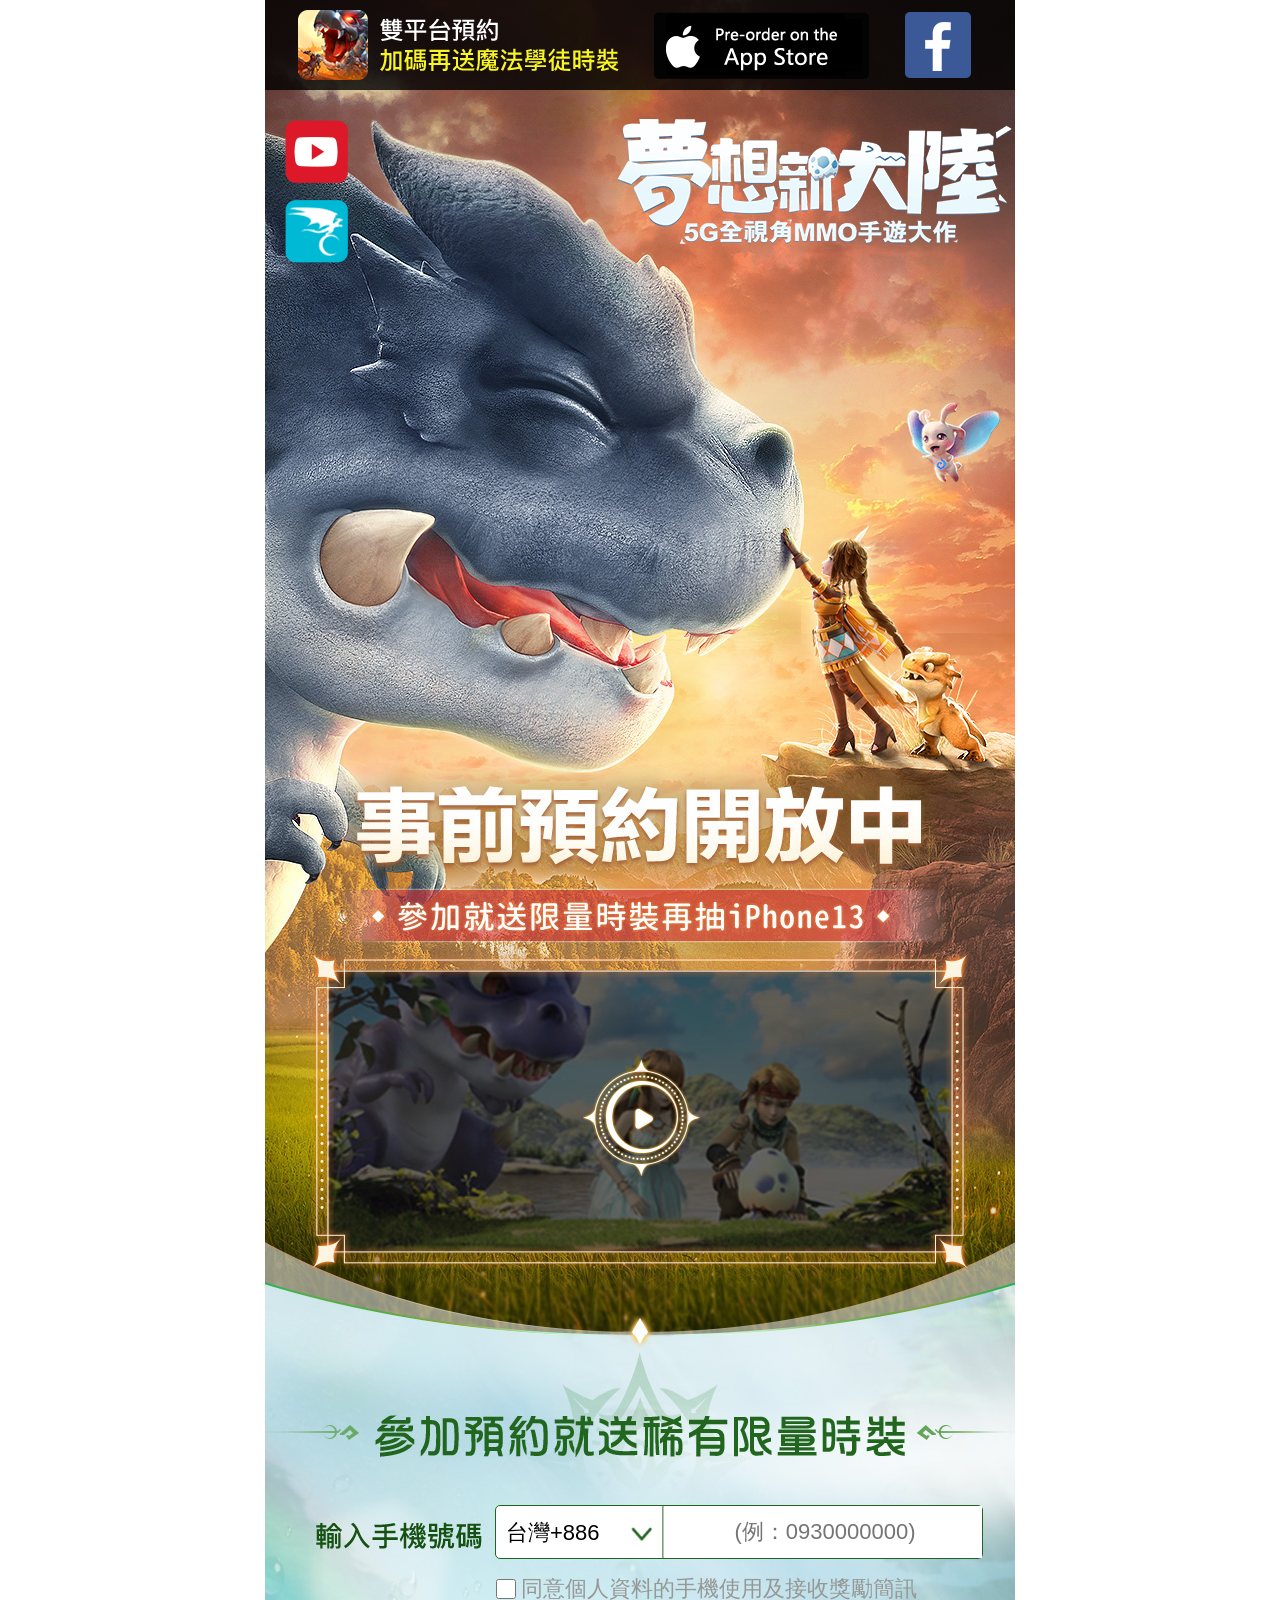
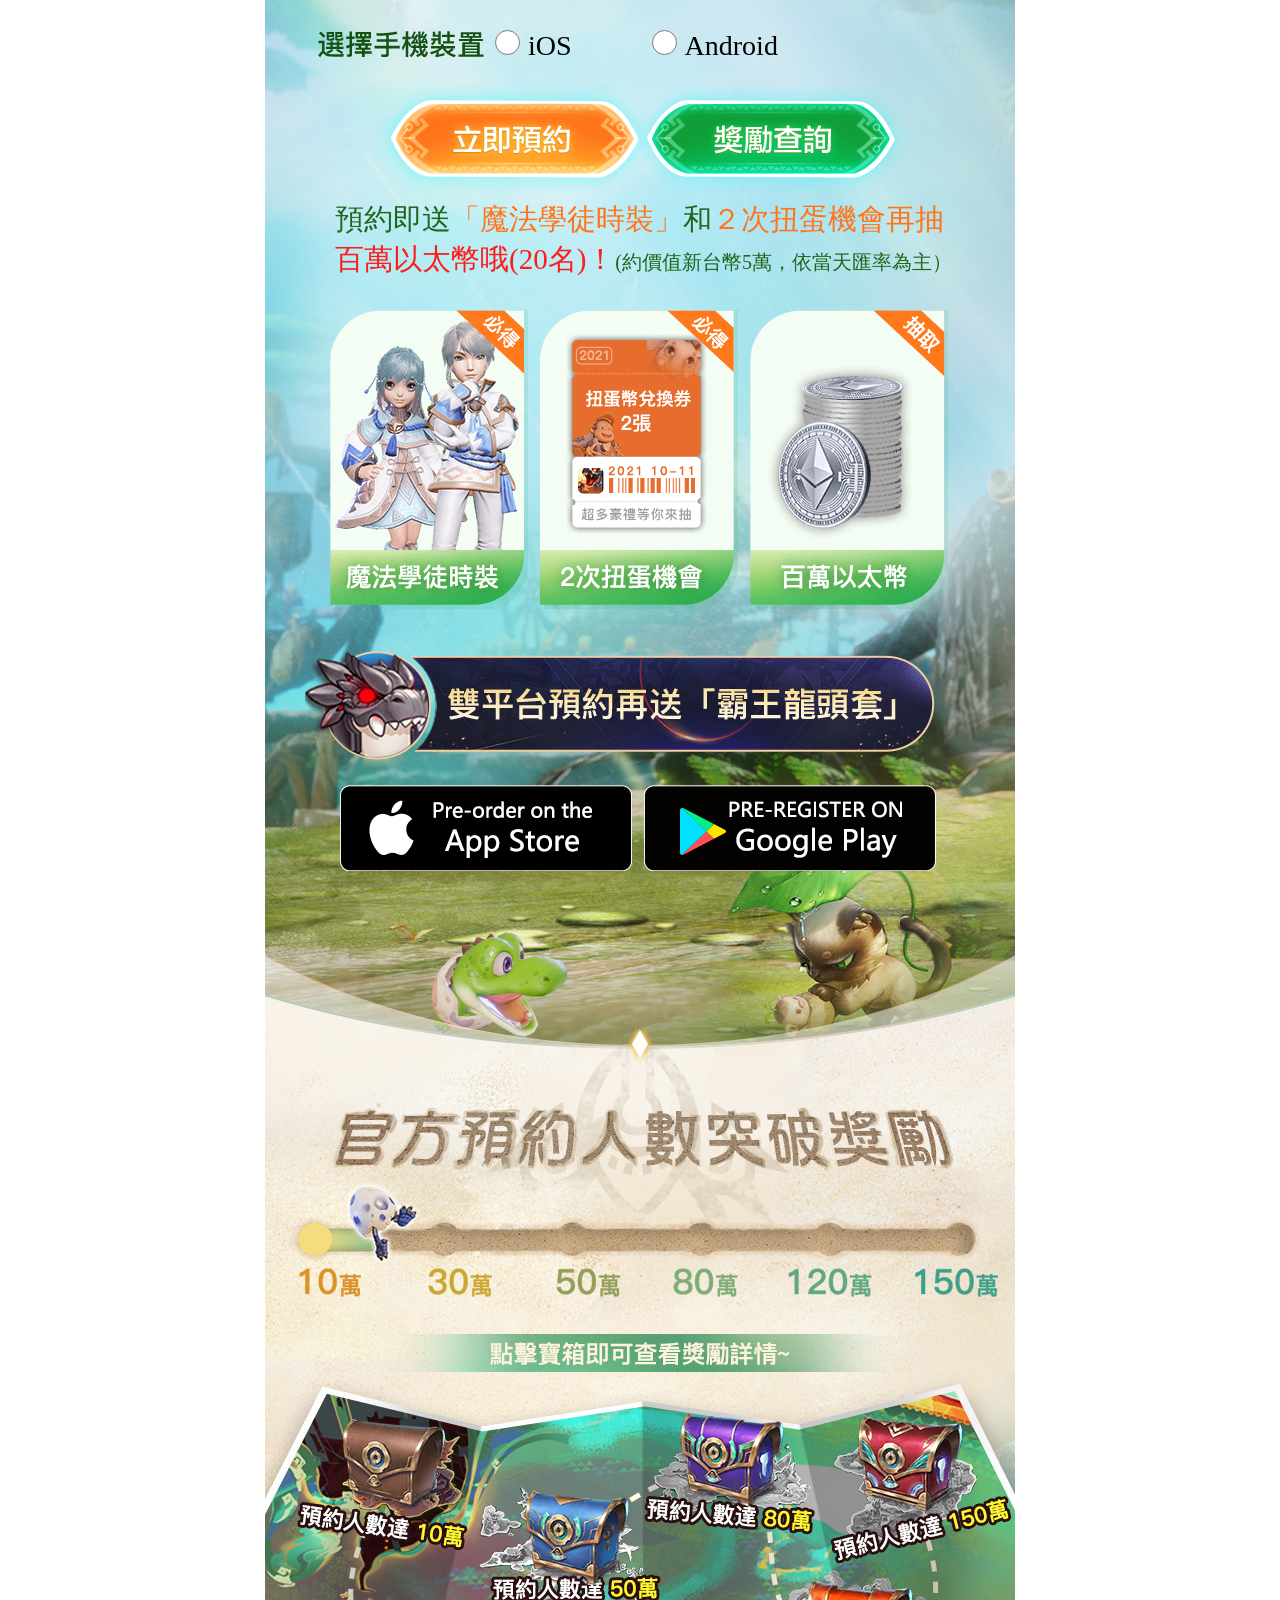
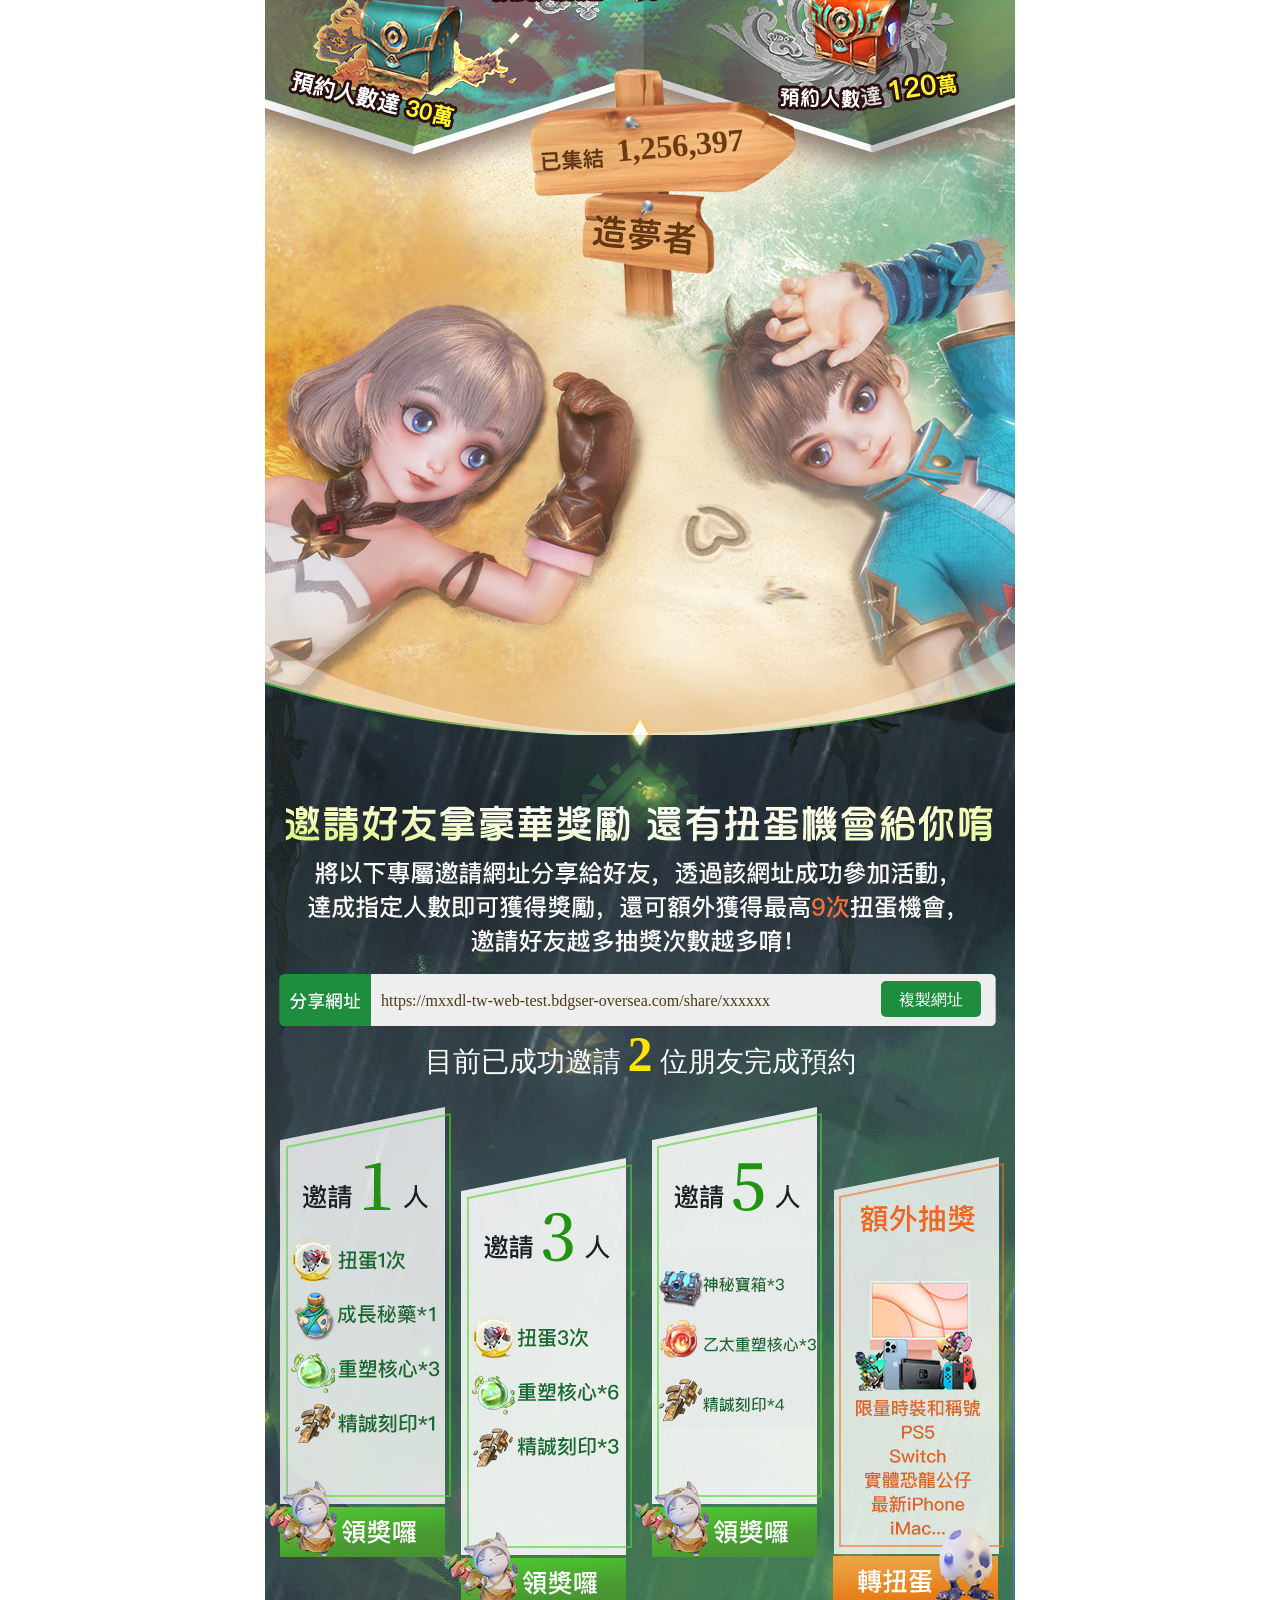
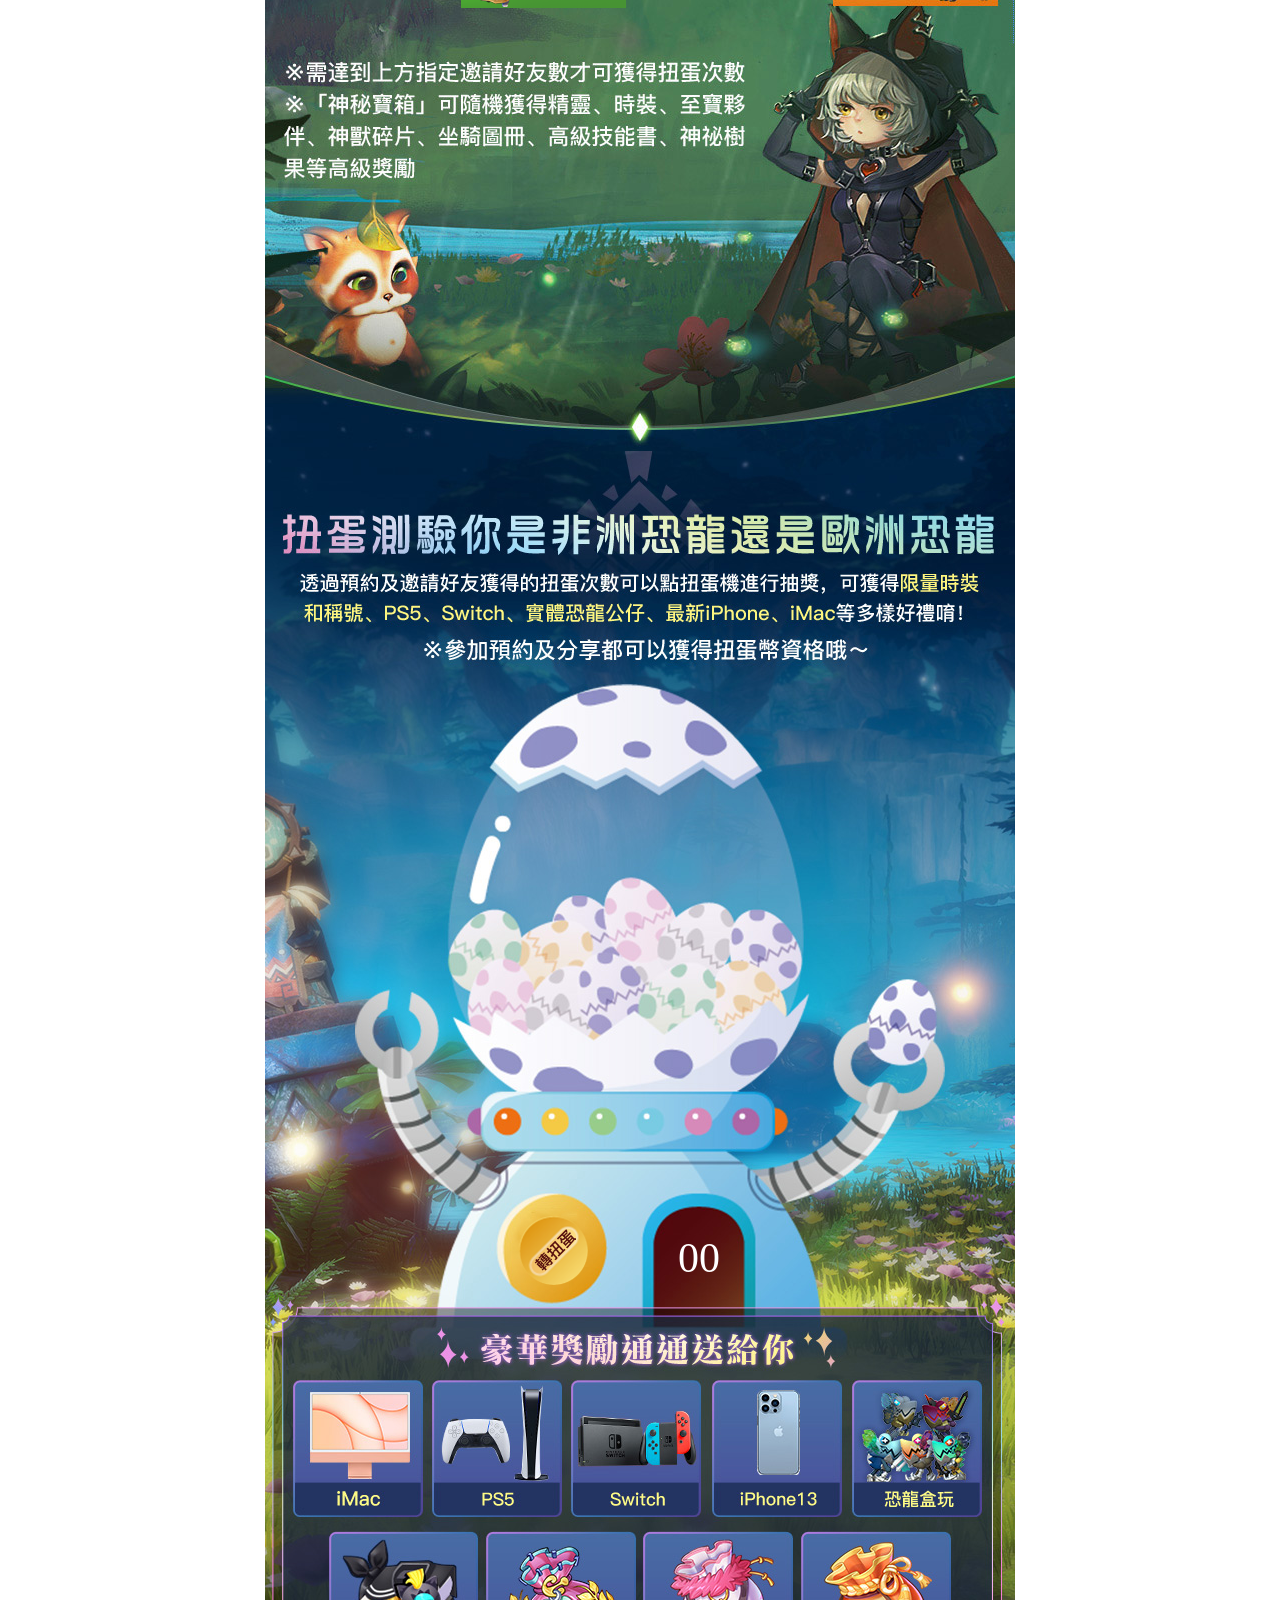
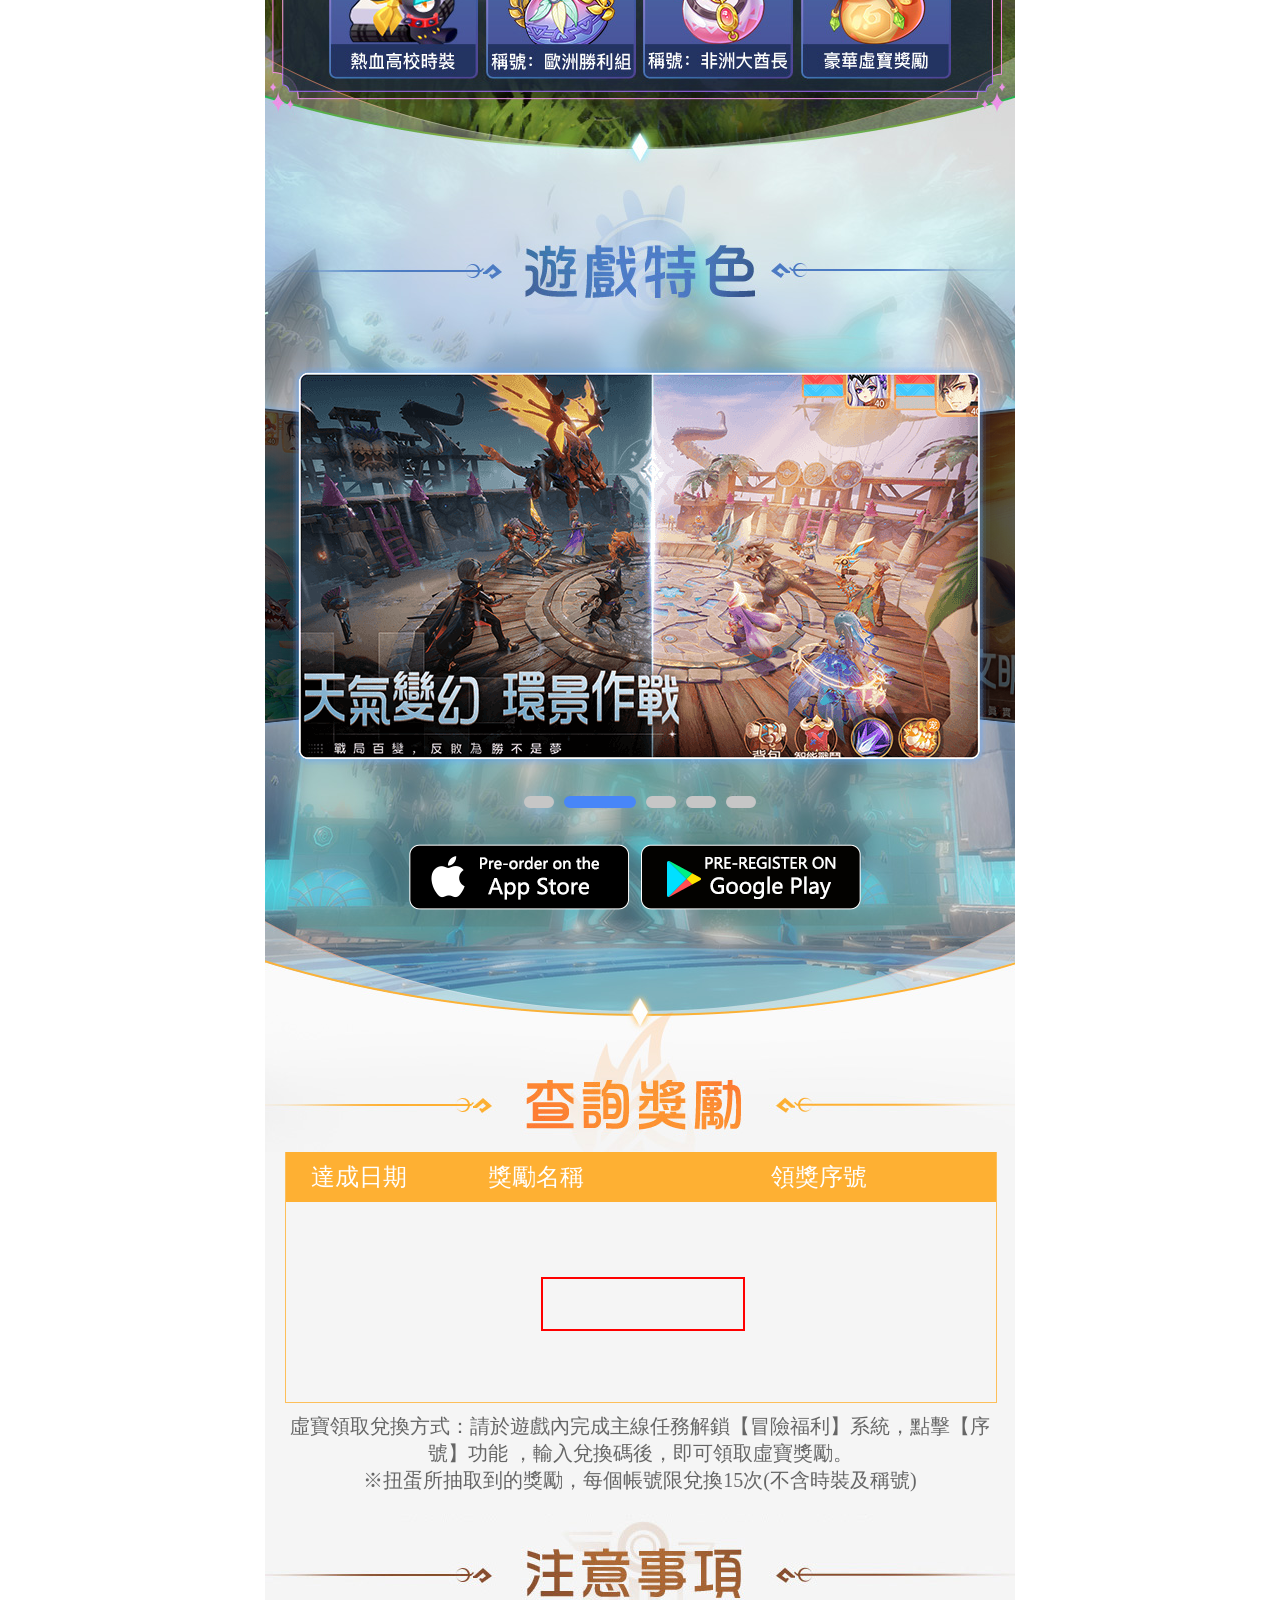
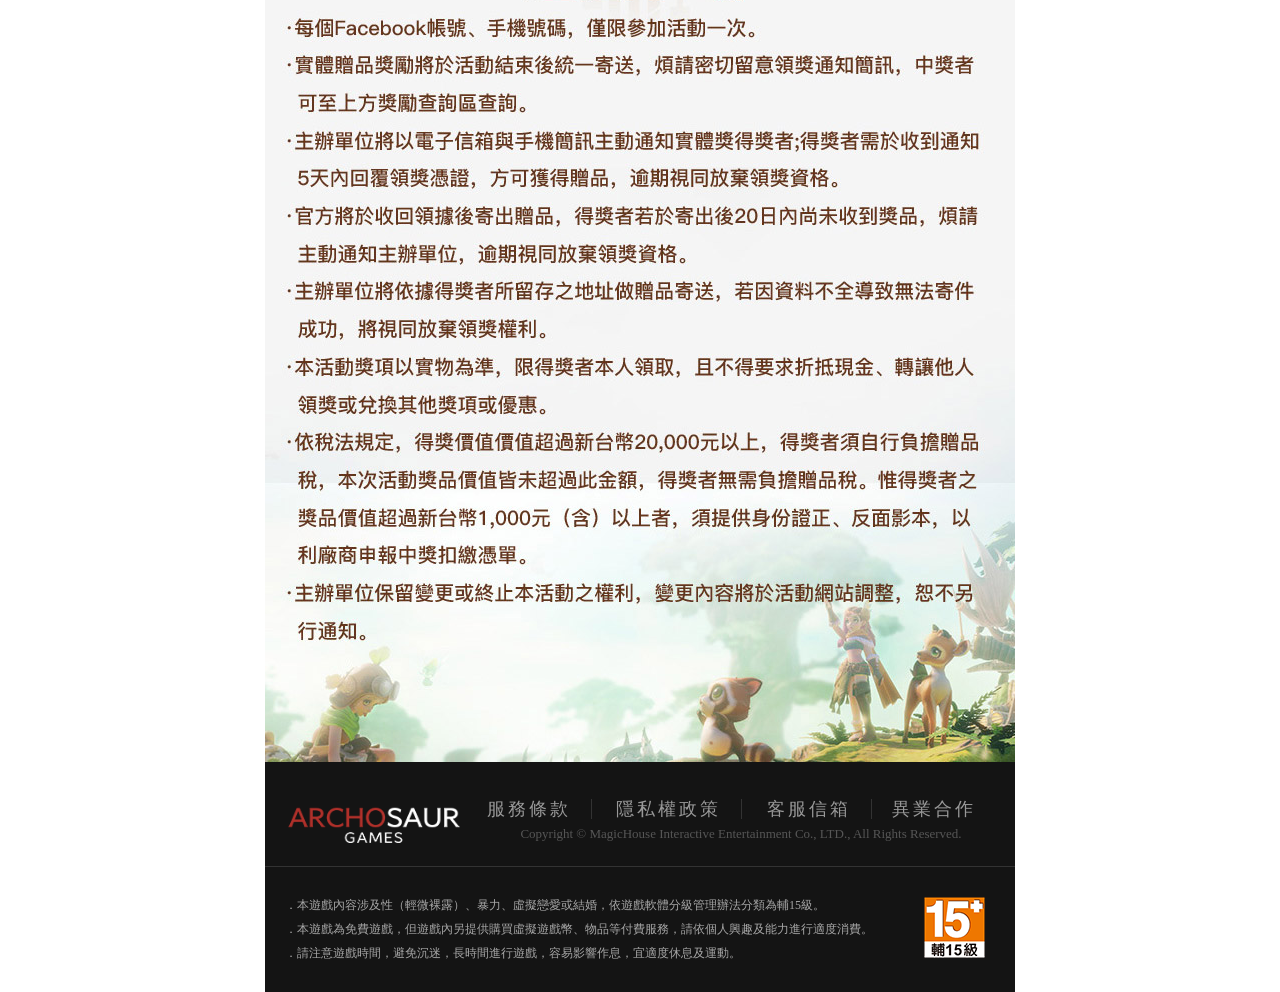
<file: 新建文件夹 (3)/index.html>
﻿<!DOCTYPE html>
<html>
<head>
	<meta charset="utf-8">
    <meta content="yes" name="apple-mobile-web-app-capable" />
    <meta content="black" name="apple-mobile-web-app-status-bar-style" />
    <meta content="telephone=no" name="format-detection" />
    <meta content="email=no" name="format-detection" />
    <!--maincss-->
    <link rel="stylesheet" href="css/phone_main.css" type="text/css" media="screen" />
    <link rel="stylesheet" href="css/swiper.min.css" type="text/css" media="screen">
    <link rel="stylesheet" href="css/colorbox.css" >
     <!--mainjs-->
    <script type="text/javascript" src="js/jquery-1.10.1.min.js"></script>
    <script type="text/javascript"  src="js/swiper.min.js"></script>
    <script type="text/javascript" src="js/lunbo_index.js"></script>
    <script type="text/javascript" src="js/headroom1.js"></script>
    <script type="text/javascript" src="js/jquery.colorbox.js"></script> 
    <!--浏览器兼容HTML5标签-->
	<!--[if lt IE 9]>
		<script type="text/javascript" src="/js/html5.js"></script>
	<![endif]-->
	<!--移动端版本兼容 -->
	<script type="text/javascript">
		var phoneWidth =  parseInt(window.screen.width);
		var phoneScale = phoneWidth/750;
		var ua = navigator.userAgent;
		if (/Android (\d+\.\d+)/.test(ua)){
			var version = parseFloat(RegExp.$1);
			if(version>2.3){
				document.write('<meta name="viewport" content="width=750, minimum-scale = '+phoneScale+', maximum-scale = '+phoneScale+', target-densitydpi=device-dpi">');
			}else{
				document.write('<meta name="viewport" content="width=750, target-densitydpi=device-dpi">');
			}
		} else {
			document.write('<meta name="viewport" content="width=750, user-scalable=no, target-densitydpi=device-dpi">');
		}
	</script>
    <title>《夢想新大陸》申請限量CB封測資格，抽Lamtoy變色龍盒玩！</title>
    <meta name="keywords" content="夢想新大陸,手機遊戲,手遊,遊戲,事前登錄,事前預約,預約,MMO,RPG,回合,3D,角色扮演,UE4">
    <meta name="description" content="《夢想新大陸》5G全視角MMO手遊大作！實現你的童年夢想，和恐龍一起飛天冒險吧！搶先申請CB限量封測資格，再抽Lamtoy變色龍聯名潮流盒玩！">
   <!--FB meta og: FB分享貼文-->
   <meta name="og:description" content="《夢想新大陸》5G全視角MMO手遊大作！和恐龍一起飛天冒險！"/>
   <meta property="og:site_name" content="《夢想新大陸》實現你的童年夢想，和恐龍一起飛天冒險吧！"/>
   <meta property="og:title" content="申請CB限量封測資格，再抽Lamtoy變色龍聯名潮流盒玩！"/>
   <meta property="og:url" content="http://dreams.rocketeer.com.tw/pre_register"/>
   <meta property="og:image" content="images/fb_s1.jpg"/>
   <link rel="shortcut icon" href="images/favicon.ico" />
    <!-- Google Analytics代碼for夢想新大陸-->
    <!-- Global site tag (gtag.js) - Google Analytics -->
    <script async src="https://www.googletagmanager.com/gtag/js?id=UA-194429494-3"></script>
    <script>
    window.dataLayer = window.dataLayer || [];
    function gtag(){dataLayer.push(arguments);}
    gtag('js', new Date());

    gtag('config', 'UA-194429494-3');
    </script>
    <!-- Facebook像素碼for夢想新大陸CB-->
    <!-- Facebook Pixel Code -->
    <script>
    !function(f,b,e,v,n,t,s)
    {if(f.fbq)return;n=f.fbq=function(){n.callMethod?
    n.callMethod.apply(n,arguments):n.queue.push(arguments)};
    if(!f._fbq)f._fbq=n;n.push=n;n.loaded=!0;n.version='2.0';
    n.queue=[];t=b.createElement(e);t.async=!0;
    t.src=v;s=b.getElementsByTagName(e)[0];
    s.parentNode.insertBefore(t,s)}(window, document,'script',
    'https://connect.facebook.net/en_US/fbevents.js');
    fbq('init', '2987386021532084');
    fbq('track', 'PageView');
    </script>
    <noscript><img height="1" width="1" style="display:none"
    src="https://www.facebook.com/tr?id=2987386021532084&ev=PageView&noscript=1"
    /></noscript>
    <!-- End Facebook Pixel Code -->
    <!-- Google Tag Manager -->
    <script>(function(w,d,s,l,i){w[l]=w[l]||[];w[l].push({'gtm.start':
    new Date().getTime(),event:'gtm.js'});var f=d.getElementsByTagName(s)[0],
    j=d.createElement(s),dl=l!='dataLayer'?'&l='+l:'';j.async=true;j.src=
    'https://www.googletagmanager.com/gtm.js?id='+i+dl;f.parentNode.insertBefore(j,f);
    })(window,document,'script','dataLayer','GTM-M89W6MK');</script>
    <!-- End Google Tag Manager -->

    <!-- Facebook像素碼for夢想新大陸CB-->
    <!-- Facebook Pixel Code -->
    <script>
    !function(f,b,e,v,n,t,s)
    {if(f.fbq)return;n=f.fbq=function(){n.callMethod?
    n.callMethod.apply(n,arguments):n.queue.push(arguments)};
    if(!f._fbq)f._fbq=n;n.push=n;n.loaded=!0;n.version='2.0';
    n.queue=[];t=b.createElement(e);t.async=!0;
    t.src=v;s=b.getElementsByTagName(e)[0];
    s.parentNode.insertBefore(t,s)}(window, document,'script',
    'https://connect.facebook.net/en_US/fbevents.js');
    fbq('init', '178421940981041');
    fbq('track', 'PageView');
    </script>
    <noscript><img height="1" width="1" style="display:none"
    src="https://www.facebook.com/tr?id=178421940981041&ev=PageView&noscript=1"
    /></noscript>
    <!-- End Facebook Pixel Code -->
</head>
<body>
<!-- Google Tag Manager (noscript) -->
<noscript><iframe src="https://www.googletagmanager.com/ns.html?id=GTM-M89W6MK"
height="0" width="0" style="display:none;visibility:hidden"></iframe></noscript>
<!-- End Google Tag Manager (noscript) -->
<div id="wrapper">  
<!--点击立即预约弹窗1-->
    <div class="masked" id="masked"></div>
    <div class="tc_success_big" id="tc_succes_big"> 
        <div class="tc_main_big">
            <div class="closed"><img src="images/tc_close1.png" alt=""></div>
            <div class="tc_zan">
            <P>按讚官方FB粉絲團頁，獲取最新活動訊息！ </P>
            <!-- <img src="images/tc_img_zan.png" alt=""> -->
            <P><iframe src="https://www.facebook.com/plugins/page.php?href=https://www.facebook.com/LandofDreams.TW&amp;tabs=timeline&amp;width=380&amp;height=70&amp;small_header=true&amp;adapt_container_width=true&amp;hide_cover=false&amp;show_facepile=false&amp;appId" height="70" style="border:none;overflow:hidden" scrolling="no" frameborder="0" allowfullscreen="true" allow="autoplay; clipboard-write; encrypted-media; picture-in-picture; web-share" data-gtm-yt-inspected-1_25="true"></iframe></P>
            </div>
            <div class="tc_tip"><a href="https://lihi2.com/Ki9wY" target="_blank"><img src="images/tc_img_jl.png" alt=""></a></div>
            <div class="tc_store">
                <a href="https://lihi2.com/3tw1c" target="_blank"><img src="images/tc_img_ios.png"/></a>
                <a href="https://lihi1.com/jIFqc" target="_blank"><img src="images/tc_img_gg.png"/></a>
            </div>
            <div class="tc_share_text">
            <div class="tc_share_input" >預約序號：XXXXXXXXXXXXXX</div> 
            <div class="tc_ma_download2"><button>複製</button> </div>
            </div>
        </div>   
    </div>
   <!--扭蛋成功弹窗-->
    <div class="tc_success_small" id="tc_succes_small"> 
        <div class="tc_main_small">
            <div class="closed"><img src="images/tc_close.png" alt=""></div>
            <div class="tc_item">
            <h3>稱號：歐洲勝利組</h3>
            <p>這是您的序號：XXXXXXXXXXXXX</p>
            </div>
        </div>   
    </div>
    <!--扭蛋成功失败-->
    <div class="tc_lose" id="tc_lose"> 
        <div class="tc_lose_main">
            <div class="closed"><img src="images/tc_close.png" alt=""></div>
        </div>   
    </div>
       <!--header-->
      <div class="wrap_header headroom"  id="header">
          <div class="header_content">
              <div class="header_ico"><img src="images/header_ico.png" alt=""></div>
                 <!--隐藏的gg按钮-->
              <!-- <div class="header_gg"> <a href="https://lihi1.com/Q8F6n" target="_blank"><img src="images/header_gg.png" alt=""></a></div> -->
              <div class="header_gg"> <a href="https://lihi1.com/jIFqc" target="_blank"><img src="images/header_ios.png" alt=""></a></div>
              <div class="header_fb"> <a href="https://www.facebook.com/LandofDreams.TW" target="_blank"><img src="images/header_fb.png" alt=""></a></div>
              
          </div>
      </div> 
     <!--part1-->  
    <div class="part part1">
        <div class="part1_logo"><a  href="#" target="_blank"><img src="images/part1_logo.png"/></a></div>
        <div class="part1_yt"> <a href="https://www.youtube.com/channel/UCqvgGdVBWNoWC_Rq-YCy8DA" target="_blank"><img src="images/part1_yt.png"/></a></div>
        <div class="part1_tw"> <a href="https://forum.gamer.com.tw/A.php?bsn=71995" target="_blank"><img src="images/part1_tw.png"/></a></div>
        <div class="video_play"><a class="video1" href="https://www.youtube.com/embed/A_UBAOWbnBs/?autoplay=1&loop=1" style="z-index:10000;"><img src="images/part1_video_img.png"></a></div>
        <div class="part1_jl"><img src="images/part1_jingling.png" alt="" /></div>         
    </div>
    <!--part2-->  
    <div class="part part2"> 
        <div class="choose">
            <span class="radio_r"><input name="radio1" type="radio" value=""></span><span class="radio_m">iOS</span>
            <span class="radio_r"><input name="radio1" type="radio" value=""></span><span class="radio_m">Android</span>
        </div>
        <div class="input_text_box">
            <div class="info-box">
                <select class="area" id="key-country" onchange="select()">
                <option value="886">台灣+886</option>
                <option value="852">香港+852</option>
                <option value="853">澳門+853</option>
                <option value="65">新加坡+65</option>
                <option value="60">馬來西亞+60</option>
                </select>
                <input type="tel" class="input-in" oninput="value=value.replace(/[^\d]/g,'')" placeholder="(例：0930000000)" id="mobile" name="mobile">
            </div>
        </div>
        <div class="checkbox"  >
            <span> <input name="" type="checkbox" value=""  class="checkbox_1"/></span>
            <span>同意個人資料的手機使用及接收獎勵簡訊</span>
        </div> 
        <div class="login_btn sure_btn" id="sure_btn"><a  href="javascript:void(0)"><img src="images/part2_booking_btn_01.png"></a></div>
        <div class="chaxun_btn" id="five"><a href="#"><img src="images/part2_booking_btn_02.png"></a></div>
        <div class="part2_tip">
            <P>預約即送<span class="orange">「魔法學徒時裝」</span>和<span class="orange">２次扭蛋<span>機會再抽<br/><span class="red">百萬以太幣哦(20名)！</span><span class="lv_fs">(約價值新台幣5萬，依當天匯率為主）</span>               </P>
        </div>
        <div class="part2_award">
            <img src="images/part2_img_sz.png" >
            <img src="images/part2_img_nd.png" >
            <img src="images/part2_img_bw.png">
        </div>
        <div class="btn-reservation"><span class="guangshu"><img src="images/part2_shan.png"></span></div>
        <div class="part2_store">
            <a href="https://lihi2.com/3tw1c" target="_blank"><img src="images/part2_store_ios.png"></a>
            <a href="https://lihi1.com/jIFqc" target="_blank"><img src="images/part2_store_gg.png"></a>
        </div>
        <!-- <div class="zan"><p><img src="images/fb_login.png"></p></div> -->
    </div>
  	<!--part3-->  
  	<div class="part part3">
        <div class="da_cheng01_line"><img src="images/part3_10w.png"></div>
        <div class="part3_map">
            <div class="box_wrap">
                <div class="box_01 box_img"><img  src="images/part3_box_bg1.png"></div>
                <div class="box_02 box_img"><img  src="images/part3_box_bg2.png"></div>
                <div class="box_03 box_img"><img  src="images/part3_box_bg3.png"></div>
                <div class="box_04 box_img" ><img  src="images/part3_box_bg4.png"></div>
                <div class="box_05 box_img"><img  src="images/part3_box_bg5.png"></div>
                <div class="box_06 box_img"><img  src="images/part3_box_bg6.png"></div>
            </div>
            <div class="box_tip">
                <div class="box_01_tip tip_img"><img  src="images/part3_box_bg1_tip.png"><p class="closed_tip"><img src="images/tip_closed_06.png" alt=""></p></div>
                <div class="box_02_tip tip_img"><img  src="images/part3_box_bg2_tip.png"><p class="closed_tip"><img src="images/tip_closed_06.png" alt=""></p></div>
                <div class="box_03_tip tip_img"><img  src="images/part3_box_bg3_tip.png"><p class="closed_tip"><img src="images/tip_closed_06.png" alt=""></p></div>
                <div class="box_04_tip tip_img"><img  src="images/part3_box_bg4_tip.png"><p class="closed_tip"><img src="images/tip_closed_06.png" alt=""></p></div>
                <div class="box_05_tip tip_img"><img  src="images/part3_box_bg5_tip.png"><p class="closed_tip"><img src="images/tip_closed_06.png" alt=""></p></div>
                <div class="box_06_tip tip_img"><img  src="images/part3_box_bg6_tip.png"><p class="closed_tip"><img src="images/tip_closed_06.png" alt=""></p></div>
            </div>
           <!-- <div class="da_cheng02 dc_img"><img src="images/part3_dc.png"></div>
            <div class="da_cheng05 dc_img"><img src="images/part3_dc.png"></div>
            <div class="da_cheng08 dc_img"><img src="images/part3_dc.png"></div>
            <div class="da_cheng10 dc_img"><img src="images/part3_dc.png"></div>
            <div class="da_cheng15 dc_img"><img src="images/part3_dc.png"></div>
            <div class="da_cheng20 dc_img"><img src="images/part3_dc.png"></div>  -->
        </div>             
        <div class="part4_num"><P>1,256,397</P></div>
    </div>
    <!--part4-->
    <div class="part part4">
        <div class="copy_http" >
          <div class="share_text">
            <div class="share_input" >https://mxxdl-tw-web-test.bdgser-oversea.com/share/xxxxxx</div> 
            <div class="ma_download2"><button>複製網址</button> </div>
          </div>
        </div>
        <div class="people_num"><P>目前已成功邀請 <span>2</span> 位朋友完成預約</P></div>
        <p class="slidto slideto_gift"><img src="images/part4_lj.png"></p><!-- <p class="slidto slideto_gift_wdc"><img src="images/part4_wdc.png"></p> -->
        <p class="slidto slideto_gift2"><img src="images/part4_lj.png"></p><!-- <p class="slidto slideto_gift2_wdc"><img src="images/part4_wdc.png"></p> -->
        <p class="slidto slideto_gift3"><img src="images/part4_lj.png"></p> <!--<p class="slidto slideto_gift3_wdc"><img src="images/part4_wdc.png"></p> -->
        <p class="slidto slideto_nd"></p>
    </div>
     <!--part5-->  
     <div class="part part5"  id="pro5">
        <div class="part5_egg_bg" >
        <div class="s4_box1"><img src="images/part5_nd.png"></div> 
        <div class="s4_box2" id="left_times" style="text-align:center;">00</div></div>
    </div>
     <!--part6-->  
    <div class="part part6">
        <div id="certify">
            <div class="swiper-container">
                <div class="swiper-wrapper">
                    <div class="swiper-slide"><img src="images/part6_banner1.png" /></div>
                    <div class="swiper-slide"><img src="images/part6_banner2.png" /></div>
                    <div class="swiper-slide"><img src="images/part6_banner3.png" /></div>
                    <div class="swiper-slide"><img src="images/part6_banner4.png" /></div>
                    <div class="swiper-slide"><img src="images/part6_banner5.png" /></div>
                </div>
            </div>
            <div class="swiper-pagination"></div>
            <!-- <div class="swiper-button-prev"></div>
            <div class="swiper-button-next"></div> -->
        </div>
        <div class="part6_store">
            <div class="hand"><a href="https://lihi2.com/3tw1c" target="_blank"><img src="images/part6_ico_ios.png"/></a></div>
            <div  class="hand"><a href="https://lihi1.com/jIFqc" target="_blank"><img src="images/part6_ico_gg.png"/></a></div>
        </div>
    </div>
    <!--part7-->  
    <div class="part7 part"  id="pro7">
        <div class="part7_title"><img src="images/part7_bg_01.jpg"></div>
        <div class="part7_table" >
            <div class="part7_list">
            <div class="part7_list_top">
                <span class="date">達成日期</span> <span class="name">獎勵名稱</span> <span  class="num">領獎序號</span>
            </div>
            <div class="part7_list_item1">
                <div class="fb-login-button" data-width="" data-size="medium" data-button-type="continue_with" data-layout="default" data-auto-logout-link="true" data-use-continue-as="true" data-onlogin="userLogin()"></div>
              </div>
            <!-- <div class="part7_list_item">
                <P><span  class="date">2020/04/20</span> <span  class="name">預約禮包</span> <span class="num"><i class="td_text">jihihljilko256874</i><i class="copy_btn"><button>複製序號</button></i></span></P>
                <P><span  class="date">2020/04/20</span> <span  class="name">預約禮包</span> <span class="num"><i class="td_text">jihihljilko256874</i><i class="copy_btn"><button>複製序號</button></i></span></P>
                <P><span  class="date">2020/04/20</span> <span  class="name">預約禮包</span> <span class="num"><i class="td_text">jihihljilko256874</i><i class="copy_btn"><button>複製序號</button></i></span></P>
                <P><span  class="date">2020/04/20</span> <span  class="name">預約禮包</span> <span class="num"><i class="td_text">jihihljilko256874</i><i class="copy_btn"><button>複製序號</button></i></span></P>
                <P><span  class="date">2020/04/20</span> <span  class="name">預約禮包</span> <span class="num"><i class="td_text">jihihljilko256874</i><i class="copy_btn"><button>複製序號</button></i></span></P>
                <P><span  class="date">2020/04/20</span> <span  class="name">預約禮包</span> <span class="num"><i class="td_text">jihihljilko256874</i><i class="copy_btn"><button>複製序號</button></i></span></P>
                <P><span  class="date">2020/04/20</span> <span  class="name">預約禮包</span> <span class="num"><i class="td_text">jihihljilko256874</i><i class="copy_btn"><button>複製序號</button></i></span></P>
            </div> -->
            </div>
            <div class="part7_tip"><P>虛寶領取兌換方式：請於遊戲內完成主線任務解鎖【冒險福利】系統，點擊【序號】功能 ，輸入兌換碼後，即可領取虛寶獎勵。<br/>※扭蛋所抽取到的獎勵，每個帳號限兌換15次(不含時裝及稱號)</P></div>
        </div>
        <div class="part7_zhuyi"><img src="images/part7_bg_02.jpg"></div>
    </div> 
    <!--footer-->
    <div class="footer">
        <div class="footer_container">
            <div class="footer_links">
                <div class="footer_logo"><img src="images/pc_footer_ico.png"></div>
                <div class="footer_link">
                    <a href="https://dreams.rocketeer.com.tw/terms.html" target="_blank">服務條款</a>
                    <a href="https://dreams.rocketeer.com.tw/privacy.html"  target="_blank">隱私權政策</a>
                    <a href="mailto:dreams.twcs@gmail.com" target="_blank">客服信箱</a><a href="mailto:dreams.twcs@gmail.com"  target="_blank" style="border:none;">異業合作</a>
                    <div class="footer_bq">
                        <P>Copyright © MagicHouse Interactive Entertainment Co., LTD., All Rights Reserved.</P>
                    </div>
                </div>
            </div>
        </div>
        <div class="footer_line"></div>
        <div class="footer_container">
            <div class="footer_tip">
                <div class="footer_tip_img"><img src="images/pc_footer15.png"></div>
                <div class="footer_tip_text">
                    <P>．本遊戲內容涉及性（輕微裸露）、暴力、虛擬戀愛或結婚，依遊戲軟體分級管理辦法分類為輔15級。 </P>
                    <P>．本遊戲為免費遊戲，但遊戲內另提供購買虛擬遊戲幣、物品等付費服務，請依個人興趣及能力進行適度消費。  </P>
                    <P>．請注意遊戲時間，避免沉迷，長時間進行遊戲，容易影響作息，宜適度休息及運動。</P>
                    </div>
                    
            </div>
        </div>
     </div>
    <!--top_index -->               
     <div id="gotop">TOP</div>  
</div>
<script>
(function () {
    var header = document.querySelector("#header");
    var headroom = new Headroom(header, {
        tolerance: {
        down: 10,
        up: 20
        },
        offset: 15
    });
    headroom.init();
    })();
    // select选择城市
    function select(){
    var keyCountry = $("#key-country option:selected").val();
        if (keyCountry == '886') {
            $("input[name='mobile']").attr('placeholder', '(例：0930000000)');
        } else if (keyCountry == '852') {
            $("input[name='mobile']").attr('placeholder', '(例：91011111)');
        } else if (keyCountry == '853') {
            $("input[name='mobile']").attr('placeholder', '(例：8111111)');
        } 
        else if (keyCountry == '65') {
            $("input[name='mobile']").attr('placeholder', '(例：81234567)');
        } 
        else if (keyCountry == '60') {
            $("input[name='mobile']").attr('placeholder', '(例：1234567890)');
        } 
}
 
</script>
</body>
</html>
</file>
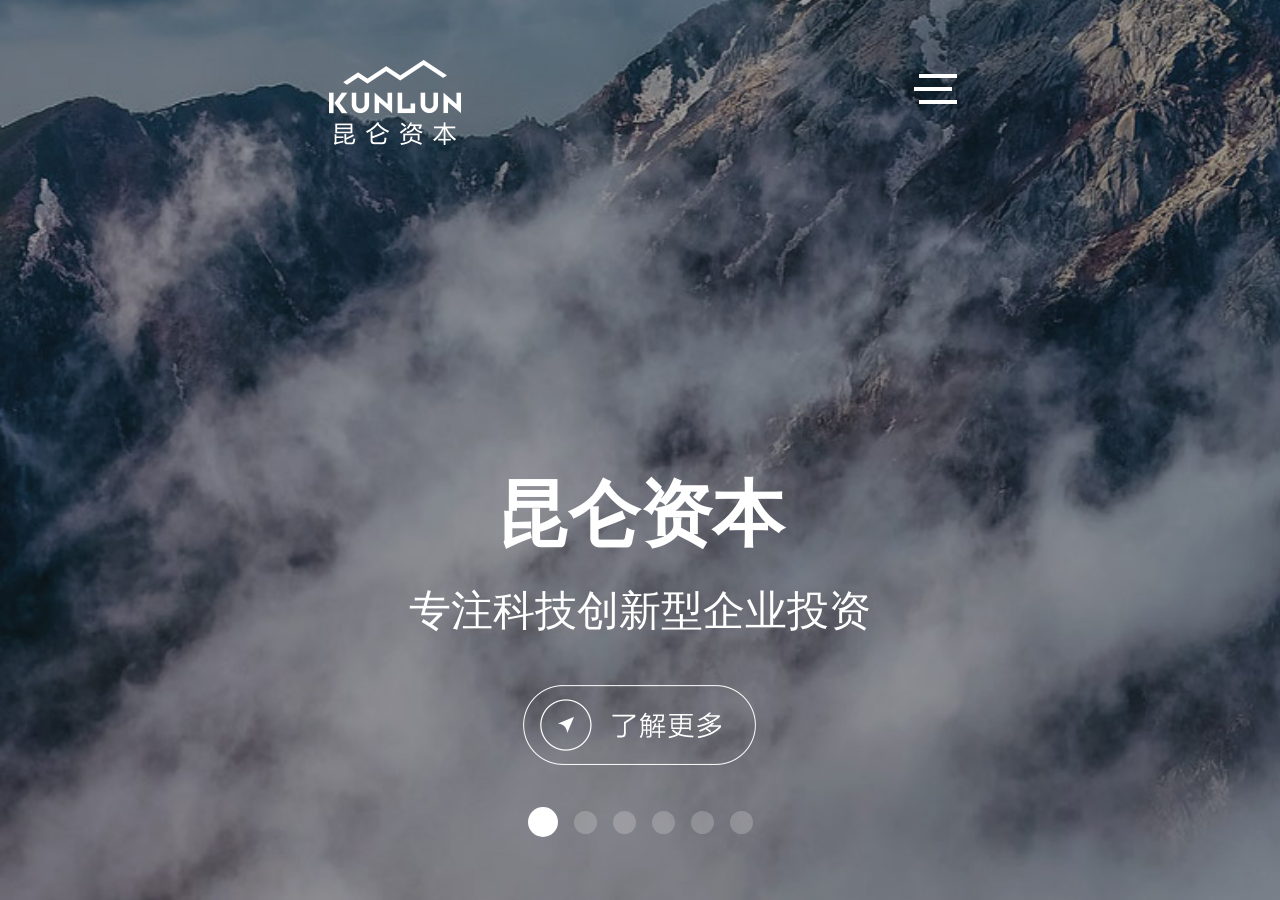
<file: 新建文件夹/index.html>
﻿<!DOCTYPE html>
<html>
<head>
    <meta charset="utf-8">
    <title>首页</title>
    <meta name="keywords" content="">
    <meta name="description" content="">
    <meta content="yes" name="apple-mobile-web-app-capable" />
    <meta content="black" name="apple-mobile-web-app-status-bar-style" />
    <meta content="telephone=no" name="format-detection" />
    <meta content="email=no" name="format-detection" />
    <!--maincss-->
    <link rel="stylesheet" href="css/swiper.min.css" type="text/css" media="screen">
    <link rel="stylesheet" href="css/animate.css"    type="text/css" media="screen">
    <link rel="stylesheet" href="css/index.css" type="text/css" media="screen" />
    <link rel="stylesheet" href="css/common.css" type="text/css" media="screen" />
     <!--mainjs-->
    <script type="text/javascript" src="js/jquery-1.8.2.min.js"></script>
    <script type="text/javascript" src="js/swiper.animate1.0.3.min.js"></script>
    <script type="text/javascript" src="js/swiper.min.js"></script>

    <script>
        var phoneWidth =  parseInt(window.screen.width);
		var phoneScale = phoneWidth/750;
		var ua = navigator.userAgent;
		if (/Android (\d+\.\d+)/.test(ua)){
			var version = parseFloat(RegExp.$1);
			if(version>2.3){
				document.write('<meta name="viewport" content="width=750, minimum-scale = '+phoneScale+', maximum-scale = '+phoneScale+', target-densitydpi=device-dpi">');
			}else{
				document.write('<meta name="viewport" content="width=750, target-densitydpi=device-dpi">');
			}
		} else {
			document.write('<meta name="viewport" content="width=750, user-scalable=no, target-densitydpi=device-dpi">');
		}

    </script>
</head>
<body>
  <!--菜单弹窗--> 
  <div class="nav_box">
    <div class="nav_box_main">
        <div class="nav_top">
            <div class="closed"><img src="images/nav_close.png"></div>
        </div> 
        <div class="nav_btn">
            <div class="nav_link">
                <div class="link01 active"><a href="index.html">首页</a></div>
                <div class="link02"><a href="about.html">关于我们</a></div>
                <div class="link03"><a href="beitou.html">被投企业</a></div>
                <div class="link04"><a href="list.html">新闻动态</a></div>
                <div class="link05"><a href="contact.html">联系我们</a></div>
            </div>
        </div>
        
    </div>
  </div>
    <!--头部-->
    <div class="common_header">
        <div class="common_top">
            <div class="common_logo"><a href="index.html"><img src="images/top_logo.png"></a></div>
            <div class="common_nav_main">
                <div class="menu" id="menu"><div class="zhong"><i></i><i></i><i></i><i></i> <i></i><i></i></div></div>
            </div>
        </div>
    </div>
<div class="banner">
    <div class="bg">
        <div class="swiper-container home-swiper" >
            <div class="swiper-wrapper">
               
                <div id="swiper1" class="swiper-slide" style="background-image:url(images/banner1.jpg);background-size: cover;">
                    <a href="http://www.kunlun-cap.com/" target="_blank">
                   <!-- <video x5-video-player-type="h5-page" x5-playsinline="true" webkit-playsinline playsinline muted autoplay loop class="bgvideo video" poster="images/banner1.jpg">
                     <source src="media/banner1.mp4" type="video/mp4">
                    </video> -->
                    <div class="content">
                        <div class="container">
                            <div class="hero">
                                <div class="title">昆仑资本</div>
                                <div class="info">专注科技创新型企业投资   </div>
                                <div class="links"><img src="images/more_03.png"></div>
                            </div>
                        </div>
                    </div>
                    </a>
                </div>
         
                <div id="swiper2" class="swiper-slide" style="background-image:url(images/banner2.jpg);background-size: cover;">
                    <a href="https://www.imdada.cn/" target="_blank">
                    <div class="content">
                        <div class="container">
                            <div class="hero">
                                <div class="title_logo"><img src="images/logo_dada_02.png"></div>
                                <div class="info_fz50">本地即时零售和配送平台<br/><span>2022年6月5日,纳斯达克挂牌上市</span></div>
                                <div class="links"><img src="images/more_03.png"></div>
                            </div>
                        </div>
                    </div>
                </a>
                </div>
                <div id="swiper3" class="swiper-slide" style="background-image:url(images/banner3.jpg);background-size: cover;">
                    <a href="https://www.inke.cn/index.html" target="_blank">
                    <div class="content" style="margin-top: 10px;">
                        <div class="container">
                            <div class="hero">
                                <div class="title_logo"><img src="images/logo_yk_03.png"></div>
                                <div class="info_fz50">中国领先的互动娱乐平台<br/><span>2018年7月12日，港交所挂牌上市</span></div>
                                <div class="links"><img src="images/more_03.png"></div>
                            </div>
                        </div>
                    </div>
                </a>
                </div>
                <div id="swiper4" class="swiper-slide" style="background-image:url(images/banner4.jpg);background-size: cover;">
                    <a href="http://www.kunlun-cap.com/" target="_blank">
                    <div class="content">
                        <div class="container">
                            <div class="hero">
                                <div class="title_logo"><img src="images/logo_dream_04.png"></div>
                                <div class="info_fz50">创新科技公司</div>
                                <div class="links"><img src="images/more_03.png"></div>
                            </div>
                        </div>
                    </div>
                </a>
                </div>
                <div id="swiper5" class="swiper-slide" style="background-image:url(images/banner5.jpg);background-size: cover;">
                    <a href="http://www.kunlun-cap.com/" target="_blank">
                    <div class="content">
                        <div class="container">
                            <div class="hero">
                                <div class="title_logo"><img src="images/logo_ibm_05.png"></div>
                                <div class="info_fz50">IAM身份管理行业领先企业</div>
                                <div class="links"><img src="images/more_03.png"></div>
                            </div>
                        </div>
                    </div>
                </a>
                </div>
                <div id="swiper6" class="swiper-slide" style="background-image:url(images/banner6.jpg);background-size: cover;">
                    <a href="http://www.kunlun-cap.com/" target="_blank">
                    <div class="content">
                        <div class="container">
                            <div class="hero">
                                <div class="title_logo"><img src="images/logo_boya_06.png"></div>
                                <div class="info_fz33">基因组编辑技术转化和创新疗法开发引领者</div>
                                <div class="links"><img src="images/more_03.png"></div>
                            </div>
                        </div>
                    </div>
                </div>
            </a>
            </div>
        <div class="swiper-pagination"></div>
        </div>
    </div>
</div>
    <script type='text/javascript' src='js/script.js' id='script-js'></script>
    <script type='text/javascript'  src="js/qiehuan.js"></script>
</body>
</html>
</file>
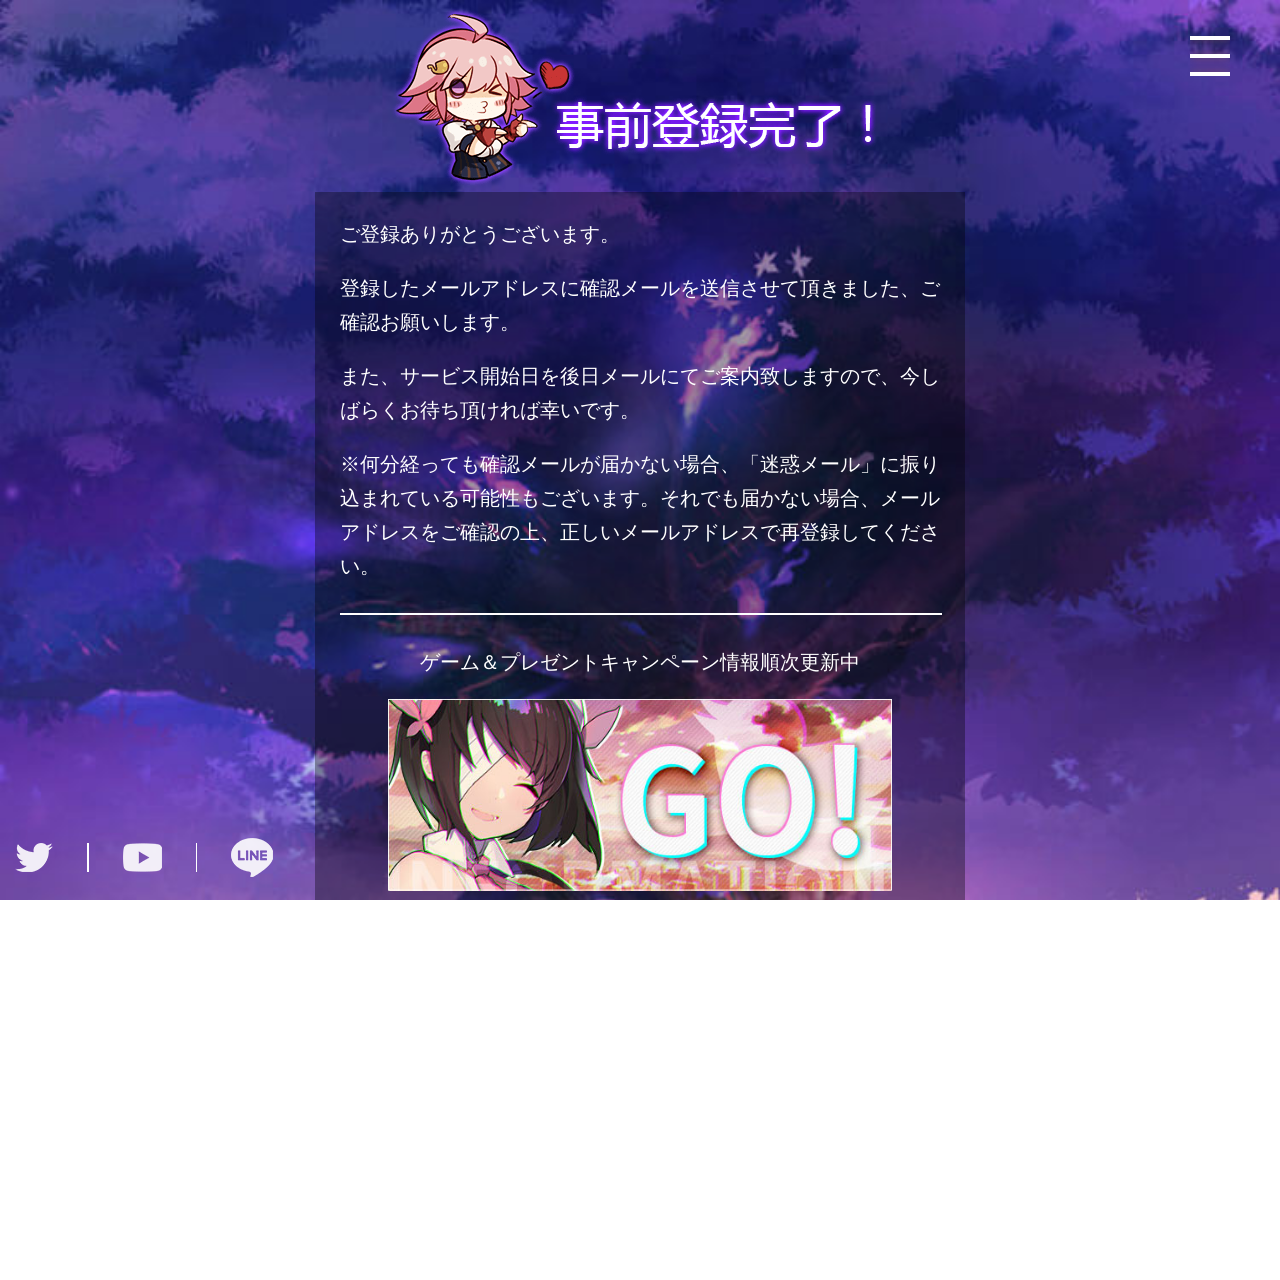
<file: content.html>
<!DOCTYPE html>
<html >
<head>
    <meta charset="utf-8" />
    <meta content="width=device-width, initial-scale=1.0, maximum-scale=1.0, user-scalable=0" name="viewport">
    <meta content="telephone=no" name="format-detection" />
    <meta content="email=no" name="format-detection" />
    <title>预注册手机端内容页</title>
    <meta name="Keywords" content=""/>
    <meta name="description" content=""/>
    <link href="css/pre_main.css" rel="stylesheet" type="text/css">
</head>
<body>

<body>
  <div class="wraper">
    <div class="content_box">
       	<div class="pre_main">
        	<h3><img src="images/pre_content_head_03.png"></h3>
      	    <div class="pre_content">
                <p class="tx">ご登録ありがとうございます。</p>
                <p class="tx">登録したメールアドレスに確認メールを送信させて頂きました、ご確認お願いします。</p>
                <p class="tx">また、サービス開始日を後日メールにてご案内致しますので、今しばらくお待ち頂ければ幸いです。</p>
                <p class="tx">※何分経っても確認メールが届かない場合、「迷惑メール」に振り込まれている可能性もございます。それでも届かない場合、メールアドレスをご確認の上、正しいメールアドレスで再登録してください。</p>
                <h4 class="line_h"></h4>
                <p style="text-align:center;">ゲーム＆プレゼントキャンペーン情報順次更新中</p>
                <h3 class="center1"><img src="images/pre_content_img_03.jpg"></h3>
            </div>
        </div>
		<div class="fixed_bottom  valign">
			<img src="images/twitter.png" id="twitter_icon" class="twitter">
			<div class="line"></div> <a href="#" target="_blank"><img src="images/youtube.png" alt="" class="youtbe"></a>
			<div class="line"></div> <a href="#" target="_blank"><img src="images/line.png" alt="" class="line1"></a>
		</div>
		<div class="fixed_right">
		  <div class="nav active">
			<div class="menu" id="menu"><i></i><i></i><i></i><i></i> <i></i><i></i></div>
		  </div>
		</div>
		<div class="nav_box">            
			<div class="nav_btn">
				<div class="link04"><a href="index.html#index_slide1">TOP</a></div>
				<div><a href="news.html">NEWS</a></div>
				<div><a href="world.html">WORLD</a></div>
				<div><a href="system.html">SYSTEM</a></div>
				<div><a href="special.html">SPECIAL</a></div>
				<div class="closed"><img src="images/close.png"></div>

			</div>
		</div>
		<div class="kefu_box">
		  <div class="title bb valign-between">
			<p></p>
			<div class="closed"><img src="images/close.png" alt=""></div>
		  </div>
		  <div class="note">
			<p>お問い合わせする内容をご記入の上、<br>下記のメールアドレスまでご連絡ください。</p>
			<p class="pb">サポート：<a href="mailto:illusion@efunjp.com" target="_blank">illusion@efunjp.com</a></p>
		  </div>
		</div>
		<div class="twitter_box">
		  <div class="title valign-between">
			<p></p>
			<div class="closed"><img src="images/close.png" alt=""></div>
		  </div>
		  <div>
			<div class="title">Twitter <span>@iryu_cone</span></div>
			<textarea name="" id="twitter_text" cols="30" rows="10"></textarea>
		  </div>
		  <div class="valign-between">
			<p></p><button class="follow" id='twitter_btn'>follow</button>
		  </div>
		</div>
    </div>
  </div>
  <div class="bottom_bg">
	<div class="main_bottom">
	<div class="bottom_top">
  <img src="images/icon.png" class="icon">
  <div class="text1">
    <p>タイトル　イリュージョンコネクト</p>
    <p>ジャンル　夢と現実を繋ぐタクティカルRP</p>
    <p>価　　格　基本プレイ無料</p>
    <p>対応端末　Android/iOS</p>
  </div>
  </div>
  <div class="text2">
    <p><a href="policy.html">プライバシーポリシー</a></p>
    <p class="kefu_icon hand">お問い合わせ</p>
    <p>運営会社</p>
  </div>
  <div class="copy">©Efun Company Limited</div>
  </div>
</div>
	<script type="text/javascript"  src="js/jquery-3.4.1.min.js"></script>
    <script type="text/javascript" src="js/pre_index.js"></script>
</body>
</html>
</file>
<file: 新建文件夹 (3)/css/phone_main.css>
html, body, div, span, object, iframe,h1, h2, h3, h4, h5, h6, p, blockquote, pre,abbr, address, cite, code,del, dfn, em, img, ins, kbd, q, samp,small, strong, sub, sup, var,b, i,dl, dt, dd, ol, ul, li,fieldset, form, label,
  legend,table, caption, tbody, tfoot, thead, tr, th,article, aside, canvas, details, figcaption, figure, footer, header, hgroup, menu, nav, section, summary,time, mark, audio, video {margin:0; padding:0;border:0;outline:0;font-size:100%;vertical-align:baseline;background:transparent;font-family:微软雅黑, 黑体 ;}
article,aside,canvas,details,figcaption,figure,footer,header,hgroup,menu,nav,section,summary {display:block;}
ul {list-style:none;}
ul,ol,li{list-style:none; margin:0; padding:0;}
h1, h2, h3, h4, h5, h6{font-weight:normal}
a {margin:0;padding:0;border:0; text-decoration:none;}
ins { background-color:#ff9;color:#000;text-decoration:none;}
mark {background-color:#ff9;color:#000; font-style:italic;font-weight:bold;}
del {text-decoration: line-through;}
input, select { vertical-align:middle; border:none; margin:0; padding:0;}
em{font-weight: bold;font-style: italic;}
.hidden{display: none;}
hr{ line-height:1; height:1px; background:none; border-top:1px dashed #9F9F9F;border-bottom:1px dashed #fff;}
/* [background]  */
html{min-height: 100%;overflow: auto;position:relative;	z-index: 1;	background: #fff;}
body{position: relative;z-index:1;font-size:15px;color:#4A4A4A; }
body a {-webkit-transition: all .3s;transition: all .3s;}
/* basics */
a:hover {color: #0f93b9;}
/*首页*/
#wrapper{width: 750px; margin:0 auto; position:relative; overflow-x:hidden;}
/*header*/
.headroom {will-change: transform;transition: transform 200ms linear;}
.headroom--pinned {transform: translateY(0%);}
.headroom--unpinned {transform: translateY(-100%);}
.wrap_header{width:100%;   max-width: 750px;height:90px; background:rgba(0,0,0,0.8);  position: fixed;top:0; z-index:12;}
.header_content{width:750px; margin:0 auto; display: flex; justify-content: space-around;}
.header_gg a img,.header_fb  a img{transition: 1s;z-index:1000;opacity: 1; -webkit-transition-duration: 0.3s;transition-duration: 0.3s;  -webkit-transition-property: -webkit-transform; transition-property: transform;  -webkit-transform: translateZ(0);  -ms-transform: translateZ(0);transform: translateZ(0);}	
.header_gg a:hover img,.header_fb  a:hover img{-webkit-transform: scale(1.1) rotat(4deg);-ms-transform: scale(1.1) rotate(4deg);transform: scale(1.1) rotate(4deg); }
.tc_zan iframe {width:380px;height:70px;}
/*弹窗*/
.masked{background:rgba(0,0,0,0.8);position:fixed;width:100%;height:100%;left:0;top:0;z-index:110;display:none;}
.tc_success_big{width:750px;height:1233px;position:fixed;color:#fff;top:50%;left:50%;transform:translate(-50%,-50%);z-index:120;transition:all 0.3s;display:none;}
.tc_main_big{width:750px;z-index:1;height:1233px;background:url(../images/tc_success_bg_big.png) no-repeat;}
.closed{position:absolute;top:0px;right:141px;z-index:6;}
.closed img{transition:all 0.3s;width:26px;height:26px;}
.closed img:hover{transform:rotate(90deg);}

.closed1{position:absolute;left:50%;transform:translate(-50%,-50%);bottom:-20px;z-index:6;}
.closed1 img{transition:all 0.3s;width:74px;height:74px;}
.closed1 img:hover{transform:rotate(90deg);}
.tc_zan{position:absolute;left:184px;top:690px;}
.tc_tip{position:absolute;left:50px;top:851px;}
.tc_store{position:absolute;top:979px;width:600px;left:83px;display:flex;justify-content:center;}
.tc_store img{width:264px;height:78px;}
.tc_share_text{position:absolute;left: 98px; top: 614px; width: 554px;height: 58px; line-height: 58px;}
.tc_share_input{display:table-cell;vertical-align:middle;resize:none;font-size:20px;color:#412310;padding-left:10px;width:330px;border:none;overflow:hidden;word-break:break-all;background:none;height:58px;}
.tc_zan p{color:#352919;font-size:20px;font-weight:500;margin-bottom: 10px;}
.tc_ma_download2 button{cursor: pointer;position:absolute;top:10px;border:none;right:20px;width:66px;height:33px;display:block;background:#352919;border-radius:5px;line-height:33px;text-align:center;color:#dbccb5;font-size:18px;}
.tc_ma_download2 button:hover{background:#f6ead3; color:#000;}
/*恭喜弹窗*/
 .tc_success_small{width:750px;height:659px;position:fixed;color:#fff;top:50%;left:50%;transform:translate(-50%,-50%);z-index:120;transition:all 0.3s;display:none;}
.tc_main_small{width:750px;height:659px;z-index:1;background:url(../images/tc_success_bg_small.png) no-repeat;}
.tc_item{position:absolute;left:139px;top:473px;width:500px;text-align:center;}
.tc_item h3{color:#ffe851;font-size:30px;margin-bottom:5px;height:50px; line-height: 50px;}
.tc_item p{color:#fff;font-size:22px;}
/*失败弹窗*/
 .tc_lose{width:750px;height:667px;position:fixed;color:#fff;top:50%;left:50%;transform:translate(-50%,-50%);z-index:120;transition:all 0.3s;display:none;}
.tc_lose_main{width:750px;height:667px;z-index:1;background:url(../images/tc_bg_lose.png) no-repeat;}
/*右边固定*/
 .right_fixed_box{width:207px;height:813px;background:url(../images/right_fixed_box.png) top no-repeat;;background-size:100% 100%;position:absolute;right:0px;top:50%;margin-top:-403px;z-index:10;}
.fb_ico{display:flex;width:180px;justify-content:space-between;height:53px;position:absolute;top:170px;left:17px;}
.fb_ico a img{width:53px;height:53px;transition:1s;-webkit-transition-duration:0.3s;transition-duration:0.3s;-webkit-transition-property:-webkit-transform;transition-property:transform;-webkit-transform:translateZ(0);-ms-transform:translateZ(0);transform:translateZ(0);}
.fb_ico a:hover img{-webkit-transform:scale(1.1) rotate(4deg);-ms-transform:scale(1.1) rotate(4deg);transform:scale(1.1) rotate(4deg);}
.icon{position:absolute;left:17px;top:230px;}
.ewm{position:absolute;left:17px;top:410px;}
.icon img,.ewm img{width:175px;height:175px;}
.right_store{position:absolute;top:640px;left:14px;}
.right_store img{width:179px;height:55px;margin-bottom:7px;}
.right_solgen{position:absolute;top:590px;left:0px;}
.right_solgen img{width:208px;height:44px;}
/*第一屏*/
.part{width:750px;margin:0 auto;position:relative;}
.part1{background:url(../images/part1_bg.jpg);width:750px;height:1337px;position:relative;}
.part1_yt{width:63px;height:63px; position: absolute;left:20px;top:120px;}
.part1_tw{width:63px;height:63px; position: absolute;left:20px;top:200px;}
.part1_logo{width:409px;height:143px;position:absolute;position:absolute;right:0px;top:110px;animation:fadeInUp 1s 0s linear;-o-animation:fadeInUp 1s 0s linear;-webkit-animation:fadeInUp 1s 0s linear;-moz-animation:fadeInUp 1s 0s linear;}
.part1_jl{position:absolute;top:370px;right:0px;animation:xf 2s ease-in-out 1s infinite,xx 1s ease-in-out;}
.video_play{width:700px;height:320px;z-index:2;position:absolute;bottom:60px;right:0px;cursor:pointer;display:block;}
.video_play img{width:117px;height:117px;position:absolute;left:268px;top:102px;-webkit-animation:video-rotate 4s linear infinite 300ms 0 ease;-moz-animation:video-rotate 4s linear infinite 300ms 0 ease;-ms-animation:video-rotate 4s linear infinite 300ms 0 ease;animation:video-rotate 4s linear infinite 300ms 0 ease;-moz-animation:video-rotate 4s linear infinite;-webkit-animation:video-rotate 4s linear infinite;-o-animation:video-rotate 4s linear infinite;-ms-animation:video-rotate 4s linear infinite;animation:video-rotate 4s linear infinite;}
/*精灵css3*/
 @keyframes xx{0%{transform:translateX(50px) translateY(0) scale(0.2);opacity:0.2}
100%{transform:translateX(-30px) translateY(-10px) scale(1);opacity:1}
}
@keyframes xf{0%{transform:translateY(-10px) translateX(-30px);}
50%{transform:translateY(10px) translateX(-10px);}
100%{transform:translateY(-10px) translateX(-30px);}
}
/*第二屏 */
.part2{background-image:url(../images/part2_bg.jpg); width:750px; height:1314px; position:relative;margin-top:-2px;}

.input_text_box{position:absolute;left:230px;top:170px;width:486px;}
.info-box{border:1px solid #21661e;border-radius:5px;width:486px;height:52px;background:#fff;}
.area{float:left;padding-left:10px;width:171px;height:52px;background:url(../images/part2_area.png) no-repeat;background-size:100% 100%;border:none;outline:medium;appearance:none;-moz-appearance:none;-webkit-appearance:none;-ms-appearance:none;font-size:22px;color:#000;background-size:168px 52px;}
.input-in{float:right;display:inline;border:none;outline:none;padding-left:20px;padding-right:20px;width:274px;height:52px;line-height:52px;font-size:22px;text-align:center;color:#b57a65;}


.checkbox{position:absolute;    top: 244px;left: 231px;display:flex;justify-content:center;font-size:22px;color:#969895;height:20px;line-height:20px;}
.checkbox input{width:20px;height:20px;margin-right:5px;vertical-align:baseline;}
.choose{width:486px;display:flex;position:absolute;top:290px;left:230px;height:42px;line-height:42px;color:#000;display:flex;align-items:center;}
.choose span{font-size:28px;}
.choose span.radio_m{margin-right:80px;}
.choose span.radio_r{margin-right:8px;}
.choose input{width:25px;height:25px;vertical-align:baseline;}

.part2_tip{position:absolute;top:465px;left:70px;color:#21661e;font-size:29px;}
.part2_tip .orange{color:#ff751c;}
.part2_tip .red{color:#ff1c1c;}
.part2_tip .lv_fs{font-size:20px;color:#21661e;}

.login_btn{position:absolute;top:340px;left:104px;-webkit-animation:magnify .6s linear infinite alternate;-moz-animation:magnify .6s linear infinite alternate;animation:magnify .6s linear infinite alternate;}
.chaxun_btn{position:absolute;top:340px;left:360px;;}
.login_btn a img,.chaxun_btn a img{width:286px;height:129px;}
.part2_store{display:flex;justify-content:center;position:absolute;top:1050px;left:75px;}
.part2_store a img{width:292px;height:86px;margin-right: 12px;}
.part2_award{display:flex;justify-content:center;width:580px;position:absolute;left:90px;top:565px;}
.part2_award img{margin-right: 12px;}
.guangshu{display:block;position:relative;z-index:2;width:800px;height:121px;}
.guangshu:before{content:"";position:absolute;width:100px;height:92px;top:17px;left:-120px;overflow:hidden;animation:guang 2s infinite;}
.ts_btn a:hover{transform-origin:(2%,75%);-webkit-transform:rotate(8deg);-moz-transform:rotate(8deg);transform:rotate(8deg);}
.btn-reservation{width:632px;height:121px;z-index:2;position:absolute;top:905px;left:40px;}
.zan{width:170px;height:62px;position:absolute;top:174px;left:496px;}
/*第三屏 */
.part3{background-image:url(../images/part3_bg.jpg); width:750px; height:1288px; position:relative;}
.da_cheng01_line{width:750px;height:122px;position:absolute;top:130px;left:0px;}
.da_cheng01_line img{width:750px;height:122px;}
.part3_map{width:750px;height:380px;position:absolute;left:0;top:320px;}
.box_img img{width:120px;height:120px;cursor:pointer;}
.box_01{position:absolute;left:67px;top:33px;}
.box_02{position:absolute;left:86px;top:205px;}
.box_03{position:absolute;left:251px;top:108px;}
.box_04{position:absolute;left: 408px;top: 40px;}
.box_05{position:absolute;left:530px;top:196px;}
.box_06{position:absolute;left:585px;top:33px;}
.box_tip div{display:none;}
.tip_img{width:473px;height:504px;position:absolute;top:-50px;left:50%; transform:translateX(-50%); position: relative; z-index: 11;}
.closed_tip{width:63px;height:63px; position: absolute; right:20px;top:50px;}
.closed_tip img{width:23px;height:23px; cursor: pointer; }
/* .box_01_tip{position:absolute;left:40px;top:-70px;}
.box_02_tip{position:absolute;left:50px;top:110px;}
.box_03_tip{position:absolute;left:220px;top:7px;}
.box_04_tip{position:absolute;left:388px;top:-60px;}
.box_05_tip{position:absolute;left:520px;top:100px;}
.box_06_tip{position:absolute;left:545px;top:-70px;} */
.now{  filter: drop-shadow(10px 20px 10px #06f3f0);}
.da_cheng02{position:absolute;left:26px;top:70px;}
.da_cheng05{position:absolute;left:36px;top:240px;}
.da_cheng08{position:absolute;left:200px;top:133px;}
.da_cheng10{position:absolute;left:353px;top:66px;}
.da_cheng15{position:absolute;left:490px;top:340px;}
.da_cheng20{position:absolute;left:545px;top:70px;}
.dc_img img{width:187px;height:60px;}
.part4_num{position:absolute;width:170px;left:330px;height:58px;text-align:center;top:678px;z-index:10;}
.part4_num p{font-size:32px;color:#6b3a12;font-weight:bold;transform:rotate(-5deg);text-align:center;}
/*第四屏 */
.part4{background-image:url(../images/part4_bg.jpg); width:750px; height:1318px; position:relative; margin-top:-2px;}
.part4_title{position:absolute;top:-20px;left:0px;}
.part4_title img{width:1200px;height:250px;}
.copy_http{display:flex;justify-content:center;position:absolute;left:106px;top:240px;}
.share_http{width:105px;height:52px;background-color:#1e8d3e;font-size:20px;color:#fff;border-bottom-left-radius:10px;border-top-left-radius:10px;line-height:52px;text-align:center;}
.share_text{width:750px;height:52px;position:relative;line-height:52px;}
.share_input{display:table-cell;vertical-align:middle;width:500px;resize:none;font-size:16px;color:#523815;padding-left:10px;border:none;overflow:hidden;background:none;height:52px;line-height:52px;}
.ma_download2 button{cursor: pointer;position:absolute;top:6px;right:140px;width:100px;height:36px;display:block;background:#1e8d3e;border-radius:5px;line-height:36px;text-align:center;color:#fff;font-size:16px;border: none;}

.ma_download2 button:hover{background:#48a32e;color:#fff;}
.part4_invite_01{position:absolute;right:627px;top:40%;}
.part4_invite_03{position:absolute;right:418px;top:35%;}
.part4_invite_05{position:absolute;right:209px;top:30%;}
.part4_invite_add{position:absolute;right:0px;top:25%;}
.invite img{width:209px;height:506px;}
.people_num{position:absolute;left:0px;top:290px;text-align: center;width:750px;}
.people_num p{font-size:28px;color:#fff;}
.people_num p span{font-size:50px;color:#ffe506;font-weight:bold;}
.slidto{width:183px;height:93px;}
p.slideto_gift,p.slideto_gift_wdc{position:absolute;bottom:496px;left:-3px;  cursor: pointer;}
p.slideto_gift2,p.slideto_gift2_wdc{position:absolute;bottom:445px;left:178px; cursor: pointer;}
p.slideto_gift3,p.slideto_gift3_wdc{position:absolute;bottom:496px;left:369px;cursor: pointer;}
p.slideto_nd{width:193px;height:59px;position:absolute;bottom:435px;right:0px;display: block; cursor: pointer;}
/*第五屏 */
.part5{background-image:url(../images/part5_bg.jpg); width:750px; height:1323px; position:relative;margin-top: -2px;}
.s4_box1{width:73px;height:73px;animation:circleSmall 1.5s linear infinite;position:absolute;    left: 252px; top: 763px;cursor: pointer;}
.s4_box1 img{width:73px;height:73px;}
@keyframes circleSmall{0%{transform:rotateX(0deg) rotateY(0deg) rotateZ(0deg);}
50%{transform:rotateX(0deg) rotateY(0deg) rotateZ(120deg);}
}
.s4_box2{font-size:42px;color:#fff;width:80px;height:40px;text-align:center;position:absolute;    left: 394px;top: 783px;z-index:111;}
/*第六屏 */
.part6{background-image:url(../images/part6_bg.jpg); width:750px; height:844px; position:relative; margin-top: -2px;}
/*轮播图*/
#certify {	position: relative;	width: 750px; height:450px;	margin: 0 auto;top:190px;}
#certify  .swiper-slide {	width: 700px;	height:406px;	}
#certify  .swiper-slide img{	display:block;width: 700px;	height:406px;	}
#certify .swiper-pagination {	width: 100%;	bottom:0px;}
#certify .swiper-pagination-bullets .swiper-pagination-bullet {	margin: 0 5px;	border: 3px solid #c6c6c6;	background-color: #c6c6c6;	width:24px;border-radius:9px;	height:6px;	opacity: 1;}
#certify .swiper-pagination-bullets .swiper-pagination-bullet-active {		background-color: #4886f8;width: 66px;border-radius:10px;	height:6px;	border:3px solid #4886f8;}

#certify .swiper-container-3d .swiper-slide-shadow-right{    background-image: linear-gradient(to right,rgba(0,0,0,.8),rgba(0,0,0,0));height:96%;top:2.3%;}
#certify .swiper-container-3d .swiper-slide-shadow-left{    background-image: linear-gradient(to left,rgba(0,0,0,.8),rgba(0,0,0,0));height:96%;top:2.3%;}

/* #certify .swiper-button-prev {	left:0px;	width: 48px;	height:44px;	background: url(../images/part6_btn_next.png) no-repeat;		}
#certify .swiper-button-next {	right:0px;	width: 48px;	height:44px;	background: url(../images/part6_btn_prev.png) no-repeat;	} */
/* #certify  .swiper-slide p {	line-height: 98px;	padding-top: 0;	text-align: center;	color: #636363;	font-size: 1.1em;	margin: 0;}
#certify .swiper-button-prev:hover {background-position: 0 -46px;background-size: 100%}
#certify .swiper-button-next:hover {background-position: 0 -139px;	background-size: 100%} */
.part6_store{display:flex;justify-content:center;width:750px;position:absolute;top:670px;left:0;}
.part6_store img{width:179px;height:55px;margin-bottom:10px;}
.hand{height:70px;margin-right:10px;}
.hand img{width:222px;height:70px;}
.part6_tip{width:690px;text-align: center;margin:0 auto;margin-top:10px; font-size:22px;color:#999999;}
/*第七屏*/
.part7{ width:750px;}
.part7_title{width:750px;height:136px;}
.part7_table{background:#f5f5f5;width:750px;padding-bottom:20px;}
.part7_list{width:710px;border-left:1px solid #fdbf5a;border-right:1px solid #fdbf5a;border-bottom:1px solid #fdbf5a;font-size:20px;margin-left:20px;}
.part7_list_top{font-size:24px;background-color:#feb033;color:#fff;line-height:50px;height:50px;display:flex;}
.part7_zhuyi{width:750px;height:848px;}
/* .part7_list_item{overflow-y:auto;position:absolute;text-align:center;overflow-y:auto;overflow-x:hidden;overscroll-behavior:contain;top:50px;bottom:0px;} */
.part7_list_item p{display:flex;width:710px;}
.part7_list_item span{line-height:50px;display:inline-block;border-right:1px solid #feb033;height:50px;border-bottom:1px solid #feb033;color:#666;font-size:20px;}
.part7_list span{display:inline-block;text-align:center;height:50px;}
span.date{width:145px;}
span.name{width:210px;}
span.num{width:355px;border-right:none;}
i.td_text{display:block;float:left;width:250px;text-align:center;font-style:normal;}
i.copy_btn{display:block;float:left;width:88px;margin-top:-4px;font-style:normal;}
i.copy_btn button{background:#feb033;margin-top:10px;border:none;cursor: pointer;transition:0.2s;display:block;width:88px;height:36px;border-radius:8px;text-align:center;line-height:36px;color:#fff;font-size:18px;}
i.copy_btn button:hover{background:#fc817e;}
.part7_tip{width:710px;text-align:center;margin:0 auto;margin-top:10px;font-size:20px;color:#666;}

.part7_list_item1{position: relative;width:710px;;height:200px}
.fb-login-button{width:200px;height:50px;border:2px solid #f00; position: absolute;left:50%;top:75px;margin-left:-100px;}

/*底部*/
.footer{width:100%; height:200px; background:#141414; padding-top:30px;}
.footer_container{text-align: center; width:750px; margin:0 auto;}
.footer_links{position: relative;z-index: 1;margin: 0 auto;font-size:18px;height: 74px;}
.footer_logo{float: left;margin-left:10px;}
.footer_tip_text{float: left;width:600px;margin-left:20px;font-size:12px;}
.footer_tip_text p{margin-bottom:7px;}
.footer_logo img{width:192px;height:58px;}
.footer_link{padding-top: 5px;}
.footer_link a {font-size:18px;padding-right:20px;margin: 0 10px;color: #999999;letter-spacing:3px;font-family:'黑体';border-right:1px solid #333;}
.footer_link a:hover{color: #ffffff;}
.footer_tip{color:#a7a7a7; text-align: left; margin-bottom:10px;   position: relative;   z-index: 1;   margin: 0 auto;  font-size:16px;    height:74px;}
.footer_tip_img img{width:61px;height:61px;margin-right:30px;float: left;}
.footer_bq {color:#565656; text-align: center;font-size: 13px;margin-top:5px;}
.footer_line{height:1px;background: #333;clear: both;margin-bottom:30px;}
.footer_tip_img{float:right;}
/*返回顶部*/
#gotop {display: none;position: fixed;right: 1%;bottom:20px;padding: 10px 10px;font-size: 20px;background: #777;color: white;cursor: pointer;	z-index:11111;}
/*悬停和css3*/
.right_store img,.part2_store img,.tc_store img,.part6_store img{overflow-x:hidden;overflow-y:hidden;position:relative;z-index:1;transition-delay:0s;transition-duration:1s;transition-property:all;transition-timing-function:ease;/* Firefox 4 */
	-moz-transition-delay:0s;-moz-transition-duration:0.3s;-moz-transition-property:all;-moz-transition-timing-function:ease;/* Safari 和 Chrome */
	-webkit-transition-delay:0s;-webkit-transition-duration:1s;-webkit-transition-property:all;-webkit-transition-timing-function:ease;/* Opera */
	-o-transition-delay:0s;-o-transition-duration:0.3s;-o-transition-property:all;-o-transition-timing-function:ease;}
   .right_store img:hover,.part2_store img:hover,.tc_store img:hover,.part6_store img:hover{transform:scale(1.2,1.2);-ms-transform:scale(1.2,1.2);/* IE 9 */
	-moz-transform:scale(1.2,1.2);/* Firefox */
	-webkit-transform:scale(1.2,1.2);/* Safari 和 Chrome */
	-o-transform:scale(1.2,1.2);/* Opera */
	z-index:2;}
/*烟雾*/
.fog__container{position:absolute;height:100%;width:100%;overflow:hidden;}
.fog__img{position:absolute;height:100vh;width:300vw;}
.fog__img--first{background:url("../images/fog-1.png") repeat-x;background-size:contain;background-position:center;-webkit-animation:marquee 60s linear infinite;animation:marquee 60s linear infinite;}
.fog__img--second{background:url("../images/fog-2.png") repeat-x;background-size:contain;background-position:center;-webkit-animation:marquee 40s linear infinite;animation:marquee 40s linear infinite;}
/*css3*/ 
	/*视频转圈圈*/
	@-webkit-keyframes video-rotate{0%{-webkit-transform:rotate(0);-moz-transform:rotate(0);-ms-transform:rotate(0);-o-transform:rotate(0);transform:rotate(0)}
	100%{-webkit-transform:rotate(360deg);-moz-transform:rotate(360deg);-ms-transform:rotate(360deg);-o-transform:rotate(360deg);transform:rotate(360deg)}
	}
	@-moz-keyframes video-rotate{0%{-webkit-transform:rotate(0);-moz-transform:rotate(0);-ms-transform:rotate(0);-o-transform:rotate(0);transform:rotate(0)}
	100%{-webkit-transform:rotate(360deg);-moz-transform:rotate(360deg);-ms-transform:rotate(360deg);-o-transform:rotate(360deg);transform:rotate(360deg)}
	}
	@-ms-keyframes video-rotate{0%{-webkit-transform:rotate(0);-moz-transform:rotate(0);-ms-transform:rotate(0);-o-transform:rotate(0);transform:rotate(0)}
	100%{-webkit-transform:rotate(360deg);-moz-transform:rotate(360deg);-ms-transform:rotate(360deg);-o-transform:rotate(360deg);transform:rotate(360deg)}
	}
	@-o-keyframes video-rotate{0%{-webkit-transform:rotate(0);-moz-transform:rotate(0);-ms-transform:rotate(0);-o-transform:rotate(0);transform:rotate(0)}
	100%{-webkit-transform:rotate(360deg);-moz-transform:rotate(360deg);-ms-transform:rotate(360deg);-o-transform:rotate(360deg);transform:rotate(360deg)}
	}
	@keyframes video-rotate{0%{-webkit-transform:rotate(0);-moz-transform:rotate(0);-ms-transform:rotate(0);-o-transform:rotate(0);transform:rotate(0)}
	100%{-webkit-transform:rotate(360deg);-moz-transform:rotate(360deg);-ms-transform:rotate(360deg);-o-transform:rotate(360deg);transform:rotate(360deg)}
	}
	/*立即预约按钮上下起伏*/
	@-webkit-keyframes magnify{0%{-webkit-transform:scale(0.96);}
	100%{-webkit-transform:scale(1);}
	}
	@-moz-keyframes magnify{0%{-moz-transform:scale(1);}
	100%{-moz-transform:scale(0.96);}
	}
	@keyframes magnify{0%{transform:scale(1);}
	100%{transform:scale(0.96);}
	}
	/*按钮上的光*/
	@keyframes guang{0%{left:10%;background:-moz-linear-gradient(left,rgba(255,255,255,0)0,rgba(255,255,255,.6)50%,rgba(255,255,255,0)100%);background:-webkit-gradient(linear,left top,right top,color-stop(0%,rgba(255,255,255,0)),color-stop(50%,rgba(255,255,255,.6)),color-stop(100%,rgba(255,255,255,0)));background:-webkit-linear-gradient(left,rgba(106,51,51,0)0,rgba(255,255,255,.6)50%,rgba(255,255,255,0)100%);background:-o-linear-gradient(left,rgba(255,255,255,0)0,rgba(255,255,255,.6)50%,rgba(255,255,255,0)100%);-webkit-transform:skewX(-25deg);-moz-transform:skewX(-25deg)}
	100%{left:60%;background:-moz-linear-gradient(left,rgba(255,255,255,0)0,rgba(255,255,255,.6)50%,rgba(255,255,255,0)100%);background:-webkit-gradient(linear,left top,right top,color-stop(0%,rgba(255,255,255,0)),color-stop(50%,rgba(255,255,255,.6)),color-stop(100%,rgba(255,255,255,0)));background:-webkit-linear-gradient(left,rgba(255,255,255,0)0,rgba(255,255,255,.6)50%,rgba(255,255,255,0)100%);background:-o-linear-gradient(left,rgba(255,255,255,0)0,rgba(255,255,255,.6)50%,rgba(255,255,255,0)100%);-webkit-transform:skewX(-25deg);-moz-transform:skewX(-25deg)}
	}

	/*箭头上下*/
	@-webkit-keyframes arrDownMove{0%{-webkit-transform:translate(0,0);-moz-transform:translate(0,0);-ms-transform:translate(0,0);-o-transform:translate(0,0);transform:translate(0,0)}50%{-webkit-transform:translate(0,10px);-moz-transform:translate(0,10px);-ms-transform:translate(0,10px);-o-transform:translate(0,10px);transform:translate(0,10px)}100%{-webkit-transform:translate(0,0);-moz-transform:translate(0,0);-ms-transform:translate(0,0);-o-transform:translate(0,0);transform:translate(0,0)}}@-moz-keyframes arrDownMove{0%{-webkit-transform:translate(0,0);-moz-transform:translate(0,0);-ms-transform:translate(0,0);-o-transform:translate(0,0);transform:translate(0,0)}50%{-webkit-transform:translate(0,10px);-moz-transform:translate(0,10px);-ms-transform:translate(0,10px);-o-transform:translate(0,10px);transform:translate(0,10px)}100%{-webkit-transform:translate(0,0);-moz-transform:translate(0,0);-ms-transform:translate(0,0);-o-transform:translate(0,0);transform:translate(0,0)}}@-ms-keyframes arrDownMove{0%{-webkit-transform:translate(0,0);-moz-transform:translate(0,0);-ms-transform:translate(0,0);-o-transform:translate(0,0);transform:translate(0,0)}50%{-webkit-transform:translate(0,10px);-moz-transform:translate(0,10px);-ms-transform:translate(0,10px);-o-transform:translate(0,10px);transform:translate(0,10px)}100%{-webkit-transform:translate(0,0);-moz-transform:translate(0,0);-ms-transform:translate(0,0);-o-transform:translate(0,0);transform:translate(0,0)}}@-o-keyframes arrDownMove{0%{-webkit-transform:translate(0,0);-moz-transform:translate(0,0);-ms-transform:translate(0,0);-o-transform:translate(0,0);transform:translate(0,0)}50%{-webkit-transform:translate(0,10px);-moz-transform:translate(0,10px);-ms-transform:translate(0,10px);-o-transform:translate(0,10px);transform:translate(0,10px)}100%{-webkit-transform:translate(0,0);-moz-transform:translate(0,0);-ms-transform:translate(0,0);-o-transform:translate(0,0);transform:translate(0,0)}}@keyframes arrDownMove{0%{-webkit-transform:translate(0,0);-moz-transform:translate(0,0);-ms-transform:translate(0,0);-o-transform:translate(0,0);transform:translate(0,0)}50%{-webkit-transform:translate(0,10px);-moz-transform:translate(0,10px);-ms-transform:translate(0,10px);-o-transform:translate(0,10px);transform:translate(0,10px)}100%{-webkit-transform:translate(0,0);-moz-transform:translate(0,0);-ms-transform:translate(0,0);-o-transform:translate(0,0);transform:translate(0,0)}}
	/*烟雾*/
	@-webkit-keyframes marquee{0%{-webkit-transform:translate3d(0,0,0);transform:translate3d(0,0,0);}
	100%{-webkit-transform:translate3d(-200vw,0,0);transform:translate3d(-200vw,0,0);}
	}
	@keyframes marquee{0%{-webkit-transform:translate3d(0,0,0);transform:translate3d(0,0,0);}
	100%{-webkit-transform:translate3d(-200vw,0,0);transform:translate3d(-200vw,0,0);}
	}
	/*女孩上下出来*/
	@-webkit-keyframes c2_girl_An{0%,10%,100%,90%{transform:translateY(0);-o-transform:translateY(0);-webkit-transform:translateY(0);-moz-transform:translateY(0)}
	50%,60%{transform:translateY(-10px);-o-transform:translateY(-10px);-webkit-transform:translateY(-10px);-moz-transform:translateY(-10px)}
	}
	@-moz-keyframes c2_girl_An{0%,10%,100%,90%{transform:translateY(0);-o-transform:translateY(0);-webkit-transform:translateY(0);-moz-transform:translateY(0)}
	50%,60%{transform:translateY(60px);-o-transform:translateY(60px);-webkit-transform:translateY(60px);-moz-transform:translateY(60px)}
	}
	@keyframes c2_girl_An{0%,10%,100%,90%{transform:translateY(0);-o-transform:translateY(0);-webkit-transform:translateY(0);-moz-transform:translateY(0)}
	50%,60%{transform:translateY(-10px);-o-transform:translateY(-10px);-webkit-transform:translateY(-10px);-moz-transform:translateY(-10px)}
	}
	@-webkit-keyframes tada{0%{-webkit-transform:scale(1);}
	10%,20%{-webkit-transform:scale(0.9) rotate(-9deg);}
	30%,50%,70%,90%{-webkit-transform:scale(1) rotate(9deg);}
	40%,60%,80%{-webkit-transform:scale(1) rotate(-9deg);}
	100%{-webkit-transform:scale(1) rotate(0);}
	}
	@keyframes tada{0%{transform:scale(1);}
	10%,20%{transform:scale(0.9) rotate(-9deg);}
	30%,50%,70%,90%{transform:scale(1) rotate(9deg);}
	40%,60%,80%{transform:scale(1) rotate(-9deg);}
	100%{transform:scale(1) rotate(0);}
	}
	@-moz-keyframes tada{0%{transform:scale(1);}
	10%,20%{transform:scale(0.9) rotate(-9deg);}
	30%,50%,70%,90%{transform:scale(1) rotate(9deg);}
	40%,60%,80%{transform:scale(1) rotate(-9deg);}
	100%{transform:scale(1) rotate(0);}
	}
	@-o-keyframes tada{0%{transform:scale(1);}
	10%,20%{transform:scale(0.9) rotate(-9deg);}
	30%,50%,70%,90%{transform:scale(1) rotate(9deg);}
	40%,60%,80%{transform:scale(1) rotate(-9deg);}
	100%{transform:scale(1) rotate(0);}
	}
	@keyframes cloud5{0%{transform:translateX(-210px) translateY(-100px);opacity:1;width:20px;}
	70%{opacity:1;}
	90%{transform:translateX(20px) translateY(100px);opacity:1;width:153px;}
	100%{transform:translateX(50px) translateY(100px);opacity:1;width:153px;}
	}
	@keyframes zoomIn{0%{opacity:0;transform:scale3d(.5,.5,.5);}
	50%{opacity:1;}
	}
	/*身体左右动*/
	@keyframes body1{0%,100%{transform:translateY(-10px);-moz-tranform:translateY(-10px);-webkit-tranform:translateY(-10px);-o-tranform:translateY(-10px)}
	50%{transform:translateY(10PX);-moz-transform:translateY(10PX);-o-transform:translateY(10PX);-webkit-transform:translateY(10PX);}
	}
	@-webkit-keyframes body1{0%,100%{transform:translateY(-10px);-moz-tranform:translateY(-10px);-webkit-tranform:translateY(-10px);-o-tranform:translateY(-10px)}
	50%{transform:translateY(10PX);-moz-transform:translateY(10PX);-o-transform:translateY(10PX);-webkit-transform:translateY(10PX);}
	}
	@-ms-keyframes body1{0%,100%{transform:translateY(-10px);-moz-tranform:translateY(-10px);-webkit-tranform:translateY(-10px);-o-tranform:translateY(-10px)}
	50%{transform:translateY(10PX);-moz-transform:translateY(10PX);-o-transform:translateY(10PX);-webkit-transform:translateY(10PX);}
	}
	@-o-keyframes body1{0%,100%{transform:translateY(-10px);-moz-tranform:translateY(-10px);-webkit-tranform:translateY(-10px);-o-tranform:translateY(-10px)}
	50%{transform:translateY(10PX);-moz-transform:translateY(10PX);-o-transform:translateY(10PX);-webkit-transform:translateY(10PX);}
	}
	@keyframes scaleA{0%{opacity:0;-webkit-transform:scale(2,2);}
	80%{-webkit-transform:scale(.9,.9);}
	100%{opacity:1;-webkit-transform:scale(1,1);}
	}
	@-webkit-keyframes scaleA{0%{opacity:0;-webkit-transform:scale(2,2);}
	80%{-webkit-transform:scale(.9,.9);}
	100%{opacity:1;-webkit-transform:scale(1,1);}
	}
	@-ms-keyframes scaleA{0%{opacity:0;-ms-transform:scale(2,2);}
	80%{-ms-transform:scale(.9,.9);}
	100%{opacity:1;-ms-transform:scale(1,1);}
	}
	@-moz-keyframes scaleA{0%{opacity:0;-moz-transform:scale(2,2);}
	80%{-moz-transform:scale(.9,.9);}
	100%{opacity:1;-moz-transform:scale(1,1);}
	}
	@-o-keyframes scaleA{0%{opacity:0;-o-transform:scale(2,2);}
	}
	@-webkit-keyframes fadeInRight{0%{opacity:0;-webkit-transform:translate3d(100%,0,0);transform:translate3d(100%,0,0)}
	100%{opacity:1;transform:none}
	}
	@-moz-keyframes fadeInRight{0%{opacity:0;-webkit-transform:translate3d(100%,0,0);transform:translate3d(100%,0,0)}
	100%{opacity:1;transform:none}
	}
	@-o-keyframes fadeInRight{0%{opacity:0;-webkit-transform:translate3d(100%,0,0);transform:translate3d(100%,0,0)}
	100%{opacity:1;transform:none}
	}
	@keyframes fadeInRight{0%{opacity:0;-webkit-transform:translate3d(100%,0,0);transform:translate3d(100%,0,0)}
	100%{opacity:1;-webkit-transform:none;transform:none}
	}
	/*文字标签慢慢向上划出动画*/
	@-webkit-keyframes fadeInUp{0%{opacity:0;-webkit-transform:translateY(20px);transform:translateY(20px)}
	100%{opacity:1;-webkit-transform:translateY(0);transform:translateY(0)}
	}
	@-moz-keyframes fadeInUp{0%{opacity:0;-webkit-transform:translateY(20px);transform:translateY(20px)}
	100%{opacity:1;-webkit-transform:translateY(0);transform:translateY(0)}
	}
	@-ms-keyframes fadeInUp{0%{opacity:0;-webkit-transform:translateY(20px);transform:translateY(20px)}
	100%{opacity:1;-webkit-transform:translateY(0);transform:translateY(0)}
	}
	@-o-keyframes fadeInUp{0%{opacity:0;-webkit-transform:translateY(20px);transform:translateY(20px)}
	100%{opacity:1;-webkit-transform:translateY(0);transform:translateY(0)}
	}
	@keyframes fadeInUp{0%{opacity:0;-webkit-transform:translateY(20px);-ms-transform:translateY(20px);transform:translateY(20px)}
	100%{opacity:1;-webkit-transform:translateY(0);-ms-transform:translateY(0);transform:translateY(0)}
	}
	@-webkit-keyframes fadeInLeft{0%{opacity:0;-webkit-transform:translate3d(-100%,0,0);transform:translate3d(-100%,0,0)}
	100%{opacity:1;-webkit-transform:none;transform:none}
	}
	@keyframes fadeInLeft{0%{opacity:0;-webkit-transform:translate3d(-100%,0,0);transform:translate3d(-100%,0,0)}
	100%{opacity:1;-webkit-transform:none;transform:none}
	}
	@-o-keyframes fadeInLeft{0%{opacity:0;-webkit-transform:translate3d(-100%,0,0);transform:translate3d(-100%,0,0)}
	100%{opacity:1;-webkit-transform:none;transform:none}
	}
	@-moz-keyframes fadeInLeft{0%{opacity:0;-webkit-transform:translate3d(-100%,0,0);transform:translate3d(-100%,0,0)}
	100%{opacity:1;-webkit-transform:none;transform:none}
	}
</file>
<file: 新建文件夹 (3)/css/colorbox.css>
/*
    Colorbox Core Style:
    The following CSS is consistent between example themes and should not be altered.
*/
#colorbox, #cboxOverlay, #cboxWrapper{position:absolute; top:0; left:0; z-index:9999; overflow:hidden; -webkit-transform: translate3d(0,0,0);}
#cboxWrapper {max-width:none;}
#cboxOverlay{position:fixed; width:100%; height:100%;}
#cboxMiddleLeft, #cboxBottomLeft{clear:left;}
#cboxContent{position:relative;}
#cboxLoadedContent{overflow:auto; -webkit-overflow-scrolling: touch;}
#cboxTitle{margin:0;}
#cboxLoadingOverlay, #cboxLoadingGraphic{position:absolute; top:0; left:0; width:100%; height:100%;}
#cboxPrevious, #cboxNext, #cboxClose, #cboxSlideshow{cursor:pointer;}
.cboxPhoto{float:left; margin:auto; border:0; display:block; max-width:none; -ms-interpolation-mode:bicubic;}
.cboxIframe{width:100%; height:100%; display:block; border:0; padding:0; margin:0;}
#colorbox, #cboxContent, #cboxLoadedContent{box-sizing:content-box; -moz-box-sizing:content-box; -webkit-box-sizing:content-box;}

/* 
    User Style:
    Change the following styles to modify the appearance of Colorbox.  They are
    ordered & tabbed in a way that represents the nesting of the generated HTML.
*/
#cboxOverlay{background:#000; opacity: 0.9; filter: alpha(opacity = 90);}
#colorbox{outline:0;}
    #cboxContent{margin-top:32px; overflow:visible; background:#000;}
        .cboxIframe{background:#fff;}
        #cboxError{padding:50px; border:1px solid #ccc;}
        #cboxLoadedContent{background:#000; padding:1px;}
        #cboxLoadingGraphic{background:url(images/loading.gif) no-repeat center center;}
        #cboxLoadingOverlay{background:#000;}
        #cboxTitle{position:absolute; top:-22px; left:0; color:#000;}
        #cboxCurrent{position:absolute; top:-22px; right:205px; text-indent:-9999px;}

        /* these elements are buttons, and may need to have additional styles reset to avoid unwanted base styles */
        #cboxPrevious, #cboxNext, #cboxSlideshow, #cboxClose {border:0; padding:0; margin:0; overflow:visible; text-indent:-9999px; width:20px; height:20px; position:absolute; top:-20px; background:url(../images/controls.png) no-repeat 0 0;}
        
        /* avoid outlines on :active (mouseclick), but preserve outlines on :focus (tabbed navigating) */
        #cboxPrevious:active, #cboxNext:active, #cboxSlideshow:active, #cboxClose:active {outline:0;}

        #cboxPrevious{background-position:0px 0px; right:44px;}
        #cboxPrevious:hover{background-position:0px -25px;}
        #cboxNext{background-position:-25px 0px; right:22px;}
        #cboxNext:hover{background-position:-25px -25px;}
        #cboxClose{background-position:-50px 0px; right:0;}
        #cboxClose:hover{background-position:-50px -25px;}
        .cboxSlideshow_on #cboxPrevious, .cboxSlideshow_off #cboxPrevious{right:66px;}
        .cboxSlideshow_on #cboxSlideshow{background-position:-75px -25px; right:44px;}
        .cboxSlideshow_on #cboxSlideshow:hover{background-position:-100px -25px;}
        .cboxSlideshow_off #cboxSlideshow{background-position:-100px 0px; right:44px;}
        .cboxSlideshow_off #cboxSlideshow:hover{background-position:-75px -25px;}
</file>
<file: 新建文件夹/css/index.css>
html, body, div, span, object, iframe,h1, h2, h3, h4, h5, h6, p, blockquote, pre,abbr, address, cite, code,del, dfn, em, img, ins, kbd, q, samp,small, strong, sub, sup, var,b, i,dl, dt, dd, ol, ul, li,fieldset, form, label,
  legend,table, caption, tbody, tfoot, thead, tr, th,article, aside, canvas, details, figcaption, figure, footer, header, hgroup, menu, nav, section, summary,time, mark, audio, video {margin:0; padding:0;border:0;outline:0;font-size:100%;vertical-align:baseline;background:transparent;font-family:微软雅黑, 黑体 ;}
article,aside,canvas,details,figcaption,figure,footer,header,hgroup,menu,nav,section,summary {display:block;}
ul {list-style:none;}
*{-webkit-tap-highlight-color: transparent;-webkit-appearance: none;}
ul,ol,li{list-style:none; margin:0; padding:0;}
/* h1, h2, h3, h4, h5, h6{font-weight:normal} */
a {margin:0;padding:0;border:0; text-decoration:none;}
ins { background-color:#ff9;color:#000;text-decoration:none;}
mark {background-color:#ff9;color:#000; font-style:italic;font-weight:bold;}
del {text-decoration: line-through;}
input, select { vertical-align:middle; border:none; margin:0; padding:0;}
em{font-weight: bold;font-style: italic;}
.hidden{display: none;}
hr{ line-height:1; height:1px; background:none; border-top:1px dashed #9F9F9F;border-bottom:1px dashed #fff;}
/* [background]  */
html,body{ -webkit-tap-highlight-color: transparent;width:100%;height:100%; overflow: hidden;}/*去除apple设备点击底色*/
body a {-webkit-transition: all .3s;transition: all .3s;}
p { max-height: 999999px; }
*:before,
*:after {
  z-index: -1;
}
/* basics */
a:hover {color: #0f93b9;}
/*首页*/
#wrapper{width: 750px; margin:0 auto; position:relative; overflow-x:hidden;}
/*header*/
.headroom {will-change: transform;transition: transform 200ms linear;width:750px;margin:0 auto;}
.headroom--pinned {transform: translateY(0%);}
.headroom--unpinned {transform: translateY(-100%);}
/*part1*/
.part1{width:100%;height:100%; position: relative;}

.banner_swiper{width: 100%;height: 100%;}
.banner_swiper >.swiper-wrapper>.swiper-slide{background-repeat:no-repeat;background-position: center center; background-size: cover;}
.banner_swiper >.swiper-wrapper>.swiper-slide a{position: absolute;top:0;left:0;width:100%;height:100%;border:1px solid #f00;}
.banner_swiper .slide1{background-image: url(../images/banner1.jpg);}
.banner_swiper .slide2{background-image: url(../images/banner2.jpg);position: relative;}
.banner_swiper .slide3{background-image: url(../images/banner3.jpg);position: relative;}
.banner_swiper .slide4{background-image: url(../images/banner4.jpg);position: relative;}
.banner_swiper .slide5{background-image: url(../images/banner5.jpg);position: relative;}

.banner_swiper .slide6{background-image: url(../images/banner6.jpg);position: relative;}

.wrap_banner2 img{width:100%;height:100%;object-fit:cover;position:relative;z-index:1;}
.banner_swiper .swiper-pagination-white .swiper-pagination-bullet{display:block;width:23px;height:23px;border-radius:50%;background:#fff;float:left;margin:0 10px;opacity:0.4;}
.banner_swiper .swiper-pagination{width:270px;position:relative;height:20px;z-index:1;bottom:80px;left:50%; transform: translateX(-50%);}
.banner_swiper .swiper-pagination-white .swiper-pagination-bullet-active{background-color:#fff;opacity:1;width:28px;height:28px;}
.banner_swiper .banner-slider-button-next{background:url(../images/row_right.png) no-repeat;background-size:50px 48px;width:50px;height:48px;position:absolute;top:50%;right:20px;}
.banner_swiper .banner-slider-button-prev{background:url(../images/row_left.png) no-repeat;background-size:50px 48px;width:50px;height:48px;position:absolute;top:50;left:20px;}
.banner_swiper .swiper-button-next:hover{background:url(../images/row_right_hover.png) no-repeat;background-size:50px 48px;width:50px;height:48px;position:absolute;top:50%;right:20px;}
.banner_swiper .swiper-button-prev:hover{background:url(../images/row_left_hover.png) no-repeat;background-size:50px 48px;width:50px;height:48px;position:absolute;top:50%;left:20px;}
.banner_swiper .swiper-button-next::after,.banner_swiper .swiper-button-prev::after{font-size:0;}
/* .banner_text{width:600px;margin:0 auto;height:300px;color:#fff;position:absolute;left:75px;top:290px;z-index:4;}
.banner_text h2{font-size:52px;margin-bottom:50px;font-weight:bold; text-align: center;}
.banner_text p{font-size:26px;width:600px;text-align: center;margin:0 auto;}
.banner_text_c{width:700px;margin:0 auto;height:300px;color:#fff;position:absolute;left:50%;bottom:10%;z-index:4;transform:translateX(-50%);}
.banner_text_c h2{font-size:37px;margin-bottom:10px;font-weight:bold; text-align: center;}
.banner_text_c div{font-size:20px;width:700px;text-align: center;margin:0 auto;} */


.banner_swiper{width: 100%;height: 100%; overflow-y:hidden;}
 .banner_title { width: 233px;  height: 80px;position:absolute; bottom:15%;left:260px;  z-index: 10;} 
.banner_text{width:638px;height:100px;color:#fff;position:absolute;bottom:25%;z-index: 10;left:56px;text-align: center;}
.banner_text p  i{width:0.78rem;border-bottom:0.02rem solid #fff;display: block;padding-bottom: 0.5rem;}
.banner_text  h2{font-size:72px;font-weight: bold; line-height: 70px;}
.banner_text  h2 span{font-size:42px;font-weight: normal; }
.banner_text  p{font-size:30px;width:638px;}
.banner_text h4 {margin-bottom: 35px;}
.banner_text h3{font-size: 50px;font-weight: bold; line-height:45px;}
.banner_text h3 span{font-size:30px;font-weight: normal;} 

/*返回顶部*/
#gotop {display: none;position: fixed;right: 1%;bottom:20px;padding: 10px 10px;font-size: 20px;background: #777;color: white;cursor: pointer;	z-index:11111;}
/*精灵css3*/
@keyframes xx{0%{transform:translateX(50px) translateY(0) scale(0.2);opacity:0.2}
100%{transform:translateX(-30px) translateY(-10px) scale(1);opacity:1}
}
@keyframes xf{0%{transform:translateY(-10px) translateX(-30px);}
50%{transform:translateY(10px) translateX(-10px);}
100%{transform:translateY(-10px) translateX(-30px);}
}

/*css3*/ 
	/*视频转圈圈*/
	@-webkit-keyframes video-rotate{0%{-webkit-transform:rotate(0);-moz-transform:rotate(0);-ms-transform:rotate(0);-o-transform:rotate(0);transform:rotate(0)}
	100%{-webkit-transform:rotate(360deg);-moz-transform:rotate(360deg);-ms-transform:rotate(360deg);-o-transform:rotate(360deg);transform:rotate(360deg)}
	}
	@-moz-keyframes video-rotate{0%{-webkit-transform:rotate(0);-moz-transform:rotate(0);-ms-transform:rotate(0);-o-transform:rotate(0);transform:rotate(0)}
	100%{-webkit-transform:rotate(360deg);-moz-transform:rotate(360deg);-ms-transform:rotate(360deg);-o-transform:rotate(360deg);transform:rotate(360deg)}
	}
	@-ms-keyframes video-rotate{0%{-webkit-transform:rotate(0);-moz-transform:rotate(0);-ms-transform:rotate(0);-o-transform:rotate(0);transform:rotate(0)}
	100%{-webkit-transform:rotate(360deg);-moz-transform:rotate(360deg);-ms-transform:rotate(360deg);-o-transform:rotate(360deg);transform:rotate(360deg)}
	}
	@-o-keyframes video-rotate{0%{-webkit-transform:rotate(0);-moz-transform:rotate(0);-ms-transform:rotate(0);-o-transform:rotate(0);transform:rotate(0)}
	100%{-webkit-transform:rotate(360deg);-moz-transform:rotate(360deg);-ms-transform:rotate(360deg);-o-transform:rotate(360deg);transform:rotate(360deg)}
	}
	@keyframes video-rotate{0%{-webkit-transform:rotate(0);-moz-transform:rotate(0);-ms-transform:rotate(0);-o-transform:rotate(0);transform:rotate(0)}
	100%{-webkit-transform:rotate(360deg);-moz-transform:rotate(360deg);-ms-transform:rotate(360deg);-o-transform:rotate(360deg);transform:rotate(360deg)}
	}
	@keyframes pulse-border {
		0% {
			transform-origin: center;
		  transform: translateZ(0) scale(1);
		  opacity: 1;
		  }
		100% {
			transform-origin: center;
		  transform:translateZ(0) scale(1.5);
		  opacity: 0;
		  }
	  }

	/*箭头上下*/
	@-webkit-keyframes arrDownMove{0%{-webkit-transform:translate(0,0);-moz-transform:translate(0,0);-ms-transform:translate(0,0);-o-transform:translate(0,0);transform:translate(0,0)}50%{-webkit-transform:translate(0,10px);-moz-transform:translate(0,10px);-ms-transform:translate(0,10px);-o-transform:translate(0,10px);transform:translate(0,10px)}100%{-webkit-transform:translate(0,0);-moz-transform:translate(0,0);-ms-transform:translate(0,0);-o-transform:translate(0,0);transform:translate(0,0)}}@-moz-keyframes arrDownMove{0%{-webkit-transform:translate(0,0);-moz-transform:translate(0,0);-ms-transform:translate(0,0);-o-transform:translate(0,0);transform:translate(0,0)}50%{-webkit-transform:translate(0,10px);-moz-transform:translate(0,10px);-ms-transform:translate(0,10px);-o-transform:translate(0,10px);transform:translate(0,10px)}100%{-webkit-transform:translate(0,0);-moz-transform:translate(0,0);-ms-transform:translate(0,0);-o-transform:translate(0,0);transform:translate(0,0)}}@-ms-keyframes arrDownMove{0%{-webkit-transform:translate(0,0);-moz-transform:translate(0,0);-ms-transform:translate(0,0);-o-transform:translate(0,0);transform:translate(0,0)}50%{-webkit-transform:translate(0,10px);-moz-transform:translate(0,10px);-ms-transform:translate(0,10px);-o-transform:translate(0,10px);transform:translate(0,10px)}100%{-webkit-transform:translate(0,0);-moz-transform:translate(0,0);-ms-transform:translate(0,0);-o-transform:translate(0,0);transform:translate(0,0)}}@-o-keyframes arrDownMove{0%{-webkit-transform:translate(0,0);-moz-transform:translate(0,0);-ms-transform:translate(0,0);-o-transform:translate(0,0);transform:translate(0,0)}50%{-webkit-transform:translate(0,10px);-moz-transform:translate(0,10px);-ms-transform:translate(0,10px);-o-transform:translate(0,10px);transform:translate(0,10px)}100%{-webkit-transform:translate(0,0);-moz-transform:translate(0,0);-ms-transform:translate(0,0);-o-transform:translate(0,0);transform:translate(0,0)}}@keyframes arrDownMove{0%{-webkit-transform:translate(0,0);-moz-transform:translate(0,0);-ms-transform:translate(0,0);-o-transform:translate(0,0);transform:translate(0,0)}50%{-webkit-transform:translate(0,10px);-moz-transform:translate(0,10px);-ms-transform:translate(0,10px);-o-transform:translate(0,10px);transform:translate(0,10px)}100%{-webkit-transform:translate(0,0);-moz-transform:translate(0,0);-ms-transform:translate(0,0);-o-transform:translate(0,0);transform:translate(0,0)}}

	/*女孩上下出来*/
	@-webkit-keyframes c2_girl_An{0%,10%,100%,90%{transform:translateY(0);-o-transform:translateY(0);-webkit-transform:translateY(0);-moz-transform:translateY(0)}
	50%,60%{transform:translateY(-10px);-o-transform:translateY(-10px);-webkit-transform:translateY(-10px);-moz-transform:translateY(-10px)}
	}
	@-moz-keyframes c2_girl_An{0%,10%,100%,90%{transform:translateY(0);-o-transform:translateY(0);-webkit-transform:translateY(0);-moz-transform:translateY(0)}
	50%,60%{transform:translateY(60px);-o-transform:translateY(60px);-webkit-transform:translateY(60px);-moz-transform:translateY(60px)}
	}
	@keyframes c2_girl_An{0%,10%,100%,90%{transform:translateY(0);-o-transform:translateY(0);-webkit-transform:translateY(0);-moz-transform:translateY(0)}
	50%,60%{transform:translateY(-10px);-o-transform:translateY(-10px);-webkit-transform:translateY(-10px);-moz-transform:translateY(-10px)}
	}
	@-webkit-keyframes tada{0%{-webkit-transform:scale(1);}
	10%,20%{-webkit-transform:scale(0.9) rotate(-9deg);}
	30%,50%,70%,90%{-webkit-transform:scale(1) rotate(9deg);}
	40%,60%,80%{-webkit-transform:scale(1) rotate(-9deg);}
	100%{-webkit-transform:scale(1) rotate(0);}
	}
	@keyframes tada{0%{transform:scale(1);}
	10%,20%{transform:scale(0.9) rotate(-9deg);}
	30%,50%,70%,90%{transform:scale(1) rotate(9deg);}
	40%,60%,80%{transform:scale(1) rotate(-9deg);}
	100%{transform:scale(1) rotate(0);}
	}
	@-moz-keyframes tada{0%{transform:scale(1);}
	10%,20%{transform:scale(0.9) rotate(-9deg);}
	30%,50%,70%,90%{transform:scale(1) rotate(9deg);}
	40%,60%,80%{transform:scale(1) rotate(-9deg);}
	100%{transform:scale(1) rotate(0);}
	}
	@-o-keyframes tada{0%{transform:scale(1);}
	10%,20%{transform:scale(0.9) rotate(-9deg);}
	30%,50%,70%,90%{transform:scale(1) rotate(9deg);}
	40%,60%,80%{transform:scale(1) rotate(-9deg);}
	100%{transform:scale(1) rotate(0);}
	}
	@keyframes cloud5{0%{transform:translateX(-210px) translateY(-100px);opacity:1;width:20px;}
	70%{opacity:1;}
	90%{transform:translateX(20px) translateY(100px);opacity:1;width:153px;}
	100%{transform:translateX(50px) translateY(100px);opacity:1;width:153px;}
	}
	@keyframes zoomIn{0%{opacity:0;transform:scale3d(.5,.5,.5);}
	50%{opacity:1;}
	}
	/*身体左右动*/
	@keyframes body1{0%,100%{transform:translateY(-10px);-moz-tranform:translateY(-10px);-webkit-tranform:translateY(-10px);-o-tranform:translateY(-10px)}
	50%{transform:translateY(10PX);-moz-transform:translateY(10PX);-o-transform:translateY(10PX);-webkit-transform:translateY(10PX);}
	}
	@-webkit-keyframes body1{0%,100%{transform:translateY(-10px);-moz-tranform:translateY(-10px);-webkit-tranform:translateY(-10px);-o-tranform:translateY(-10px)}
	50%{transform:translateY(10PX);-moz-transform:translateY(10PX);-o-transform:translateY(10PX);-webkit-transform:translateY(10PX);}
	}
	@-ms-keyframes body1{0%,100%{transform:translateY(-10px);-moz-tranform:translateY(-10px);-webkit-tranform:translateY(-10px);-o-tranform:translateY(-10px)}
	50%{transform:translateY(10PX);-moz-transform:translateY(10PX);-o-transform:translateY(10PX);-webkit-transform:translateY(10PX);}
	}
	@-o-keyframes body1{0%,100%{transform:translateY(-10px);-moz-tranform:translateY(-10px);-webkit-tranform:translateY(-10px);-o-tranform:translateY(-10px)}
	50%{transform:translateY(10PX);-moz-transform:translateY(10PX);-o-transform:translateY(10PX);-webkit-transform:translateY(10PX);}
	}
	@keyframes scaleA{0%{opacity:0;-webkit-transform:scale(2,2);}
	80%{-webkit-transform:scale(.9,.9);}
	100%{opacity:1;-webkit-transform:scale(1,1);}
	}
	@-webkit-keyframes scaleA{0%{opacity:0;-webkit-transform:scale(2,2);}
	80%{-webkit-transform:scale(.9,.9);}
	100%{opacity:1;-webkit-transform:scale(1,1);}
	}
	@-ms-keyframes scaleA{0%{opacity:0;-ms-transform:scale(2,2);}
	80%{-ms-transform:scale(.9,.9);}
	100%{opacity:1;-ms-transform:scale(1,1);}
	}
	@-moz-keyframes scaleA{0%{opacity:0;-moz-transform:scale(2,2);}
	80%{-moz-transform:scale(.9,.9);}
	100%{opacity:1;-moz-transform:scale(1,1);}
	}
	@-o-keyframes scaleA{0%{opacity:0;-o-transform:scale(2,2);}
	}
	@-webkit-keyframes fadeInRight{0%{opacity:0;-webkit-transform:translate3d(100%,0,0);transform:translate3d(100%,0,0)}
	100%{opacity:1;transform:none}
	}
	@-moz-keyframes fadeInRight{0%{opacity:0;-webkit-transform:translate3d(100%,0,0);transform:translate3d(100%,0,0)}
	100%{opacity:1;transform:none}
	}
	@-o-keyframes fadeInRight{0%{opacity:0;-webkit-transform:translate3d(100%,0,0);transform:translate3d(100%,0,0)}
	100%{opacity:1;transform:none}
	}
	@keyframes fadeInRight{0%{opacity:0;-webkit-transform:translate3d(100%,0,0);transform:translate3d(100%,0,0)}
	100%{opacity:1;-webkit-transform:none;transform:none}
	}
	















@-webkit-keyframes fadeIn{from{opacity:0}
to{opacity:1}
}@keyframes fadeIn{from{opacity:0}
to{opacity:1}
}
.fadeIn{opacity:0;-webkit-animation:fadeIn 1.4s forwards;animation:fadeIn 1.4s forwards}
@-webkit-keyframes fadeUp{0%{opacity:0;transform:translateY(20px)}
to{opacity:1;transform:none}
}
@keyframes fadeUp{0%{opacity:0;transform:translateY(20px)}
to{opacity:1;transform:none}
}.fadeUp{opacity:0;-webkit-animation:fadeUp 1.4s forwards;animation:fadeUp 1.4s forwards}
@-webkit-keyframes fadeInRight{from{opacity:1;-webkit-transform:translate3d(100%,0,0);transform:translate3d(100%,0,0)}
to{opacity:1;-webkit-transform:translate3d(0,0,0);transform:translate3d(0,0,0)}
}@keyframes fadeInRight{from{opacity:1;-webkit-transform:translate3d(100%,0,0);transform:translate3d(100%,0,0)}
to{opacity:1;-webkit-transform:translate3d(0,0,0);transform:translate3d(0,0,0)}
}.fadeInRight{opacity:0;-webkit-animation:fadeInRight 1.4s forwards;animation:fadeInRight 1.4s forwards}
@-webkit-keyframes fadeInLeft{from{opacity:0;-webkit-transform:translate3d(-100%,0,0);transform:translate3d(-100%,0,0)}
to{opacity:1;-webkit-transform:translate3d(0,0,0);transform:translate3d(0,0,0)}
}@keyframes fadeInLeft{from{opacity:0;-webkit-transform:translate3d(-100%,0,0);transform:translate3d(-100%,0,0)}
to{opacity:1;-webkit-transform:translate3d(0,0,0);transform:translate3d(0,0,0)}
}.fadeInLeft{opacity:0;-webkit-animation:fadeInleft 1.4s forwards;animation:fadeInleft 1.4s forwards}
@-webkit-keyframes fadeInUp{from{opacity:0;-webkit-transform:translate3d(0,100%,0);transform:translate3d(0,100%,0)}
to{opacity:1;-webkit-transform:translate3d(0,0,0);transform:translate3d(0,0,0)}
}@keyframes fadeInUp{from{opacity:0;-webkit-transform:translate3d(0,100%,0);transform:translate3d(0,100%,0)}
to{opacity:1;-webkit-transform:translate3d(0,0,0);transform:translate3d(0,0,0)}
}.fadeInUp{-webkit-animation:fadeInUp 1.4s forwards;animation:fadeInUp 1.4s forwards}
@-webkit-keyframes fadeOutLeft{from{opacity:1}
to{opacity:0;-webkit-transform:translate3d(-100%,0,0);transform:translate3d(-100%,0,0)}
}@keyframes fadeOutLeft{from{opacity:1}
to{opacity:0;-webkit-transform:translate3d(-100%,0,0);transform:translate3d(-100%,0,0)}
}
.banner{position:relative;width:100%;height:100%;background-color:#000}
.banner .bg{width:100%;height:100%}
.bgvideo{position:fixed;left:0;bottom:0;max-width:100%;min-height:100%;object-fit:cover;z-index:3;}
.banner .swiper-slide{position:relative;background-position:center center;background-repeat:no-repeat;background-size:auto 100%}
.banner .container{margin-left:0}
.banner .content{display:flex;position:absolute;top:0;right:0;bottom:15%;left:0;align-items:flex-end;text-align: center;width:638px;text-align: center; margin:0 auto;z-index:10;}
.banner .content .hero{display:flex;flex-direction:column;color:#fff;opacity:0;width:638px;text-align: center; margin:0 auto;}
.banner .swiper-slide-active .content .hero{animation-name:fadeUp;animation-duration:.5s;animation-delay:.5s;animation-fill-mode:both}
.banner .content .hero .title{font-size:72px;font-weight:700;margin-bottom:15px}
.banner .content .hero .info{font-size:42px;font-weight:300;line-height:160%}
.banner .content .hero .links{margin-left: 202px;margin-top: 40px;}
.banner .swiper-container-horizontal>.swiper-pagination-bullets{display:flex;width:100%;align-items:center;justify-content:center;bottom:7%}
.banner .swiper-pagination-bullet-active.swiper-pagination-bullet{width:30px;height:30px;background-color:#fff}
.banner .swiper-pagination-bullet{width:23px;height:23px;background-color:rgba(255,255,255,1)}
.banner .swiper-container-horizontal>.swiper-pagination-bullets .swiper-pagination-bullet{margin-left:8px;margin-right:8px}

.info_fz50{font-size:50px;font-weight:700; line-height: 50px;}
.info_fz50 span{font-size: 30px;font-weight: normal;}

.info_fz33{font-size:33px;font-weight:700;line-height:160%}
.banner  .swiper-slide a{display: block;width:100%;height:100%;position: absolute;left:0; top: 0;}
</file>
<file: 新建文件夹/css/common.css>
*{margin:0;padding:0;box-sizing:border-box;}
ul{list-style:none;}
ul,ol,li{list-style:none;margin:0;padding:0;}
h1,h2,h3,h4,h5,h6{font-weight:normal}
a{margin:0;padding:0;border:0;text-decoration:none;}
ins{background-color:#ff9;color:#000;text-decoration:none;}
mark{background-color:#ff9;color:#000;font-style:italic;font-weight:bold;}
del{text-decoration:line-through;}
input,select,textarea{vertical-align:middle;border:none;margin:0;padding:0;outline:none;}
input:focus,.select:focus,textarea:focus{outline:none;}
em{font-style:normal;}
.hidden{display:none;}
hr{line-height:1;height:1px;background:none;border-top:1px dashed #9F9F9F;border-bottom:1px dashed #fff;}
img{border:0;margin:0;padding:0;}
html{min-height:100%;overflow:auto;position:relative;z-index:1;background:#fff;font-family:"微软雅黑";}
a{text-decoration:none;cursor:pointer;}
.clearfix:before,.clearfix:after{display:table;content:"";/*不用有内容也可以*/}
.clearfix:after{clear:both;}
.clearfix{*zoom:1;}
h2.mr_4{margin-bottom:40px;}
input::-webkit-input-placeholder{color:#b57a65;}
input::-moz-placeholder{color:#b57a65;}
input:-moz-placeholder{color:#b57a65;}
input:-ms-input-placeholder{color:#b57a65;}
input[type=number]{-moz-appearance:textfield;}
input[type=number]::-webkit-inner-spin-button,input[type=number]::-webkit-outer-spin-button{-webkit-appearance:none;}
/* body a{-webkit-transition:all .3s;transition:all .3s;}*/
 a:hover{color:#f00;}
body{position:relative;-webkit-text-size-adjust:none;color:#fff;font-size:24px;}
.hand{cursor:pointer;transition:all .6s;}

.main_content{width:638px;margin:0 auto;}
/*公共顶部*/
.nav_box{z-index:33333;width:100%;height:100%;display:flex;flex-flow:column nowrap;justify-content:space-between;align-items:center;position:fixed;background:#234265;color:#fff;top:0;left:0;display:none;text-align:center;z-index:999999999;
    -webkit-transition: all 1s ease-in-out;
    transition: all 1s ease-in-out;}
.nav_box.active{display: block;}
.nav_box div a{color:#fff;}
.nav_link{display: flex;  align-items:center;flex-direction: column; height: 100%;  justify-content:space-between;}
.nav_link div{margin-bottom:70px;cursor:pointer;font-size:48px;text-align:center;
   
    -webkit-animation-duration: 1.0s;
    animation-duration: 1.0s;
    -webkit-animation-fill-mode: both;
    animation-fill-mode: both;
    -webkit-animation-name: fadeInUp;
    animation-name: fadeInUp;}


.nav_link div:nth-child(1){-webkit-animation-delay: .1s; animation-delay: .1s;}
.nav_link div:nth-child(2){-webkit-animation-delay: .2s; animation-delay: .2s;}
.nav_link div:nth-child(3){-webkit-animation-delay: .3s; animation-delay: .3s;}
.nav_link div:nth-child(4){-webkit-animation-delay: .4s; animation-delay: .4s;}
.nav_link div:nth-child(5){-webkit-animation-delay: .5s; animation-delay: .5s;}
.nav_link div:first-of-type{margin-top: 70px;}
.nav_link div img{width:232px;height:114px;}
.nav_btn div.active a{color:#fff}
.nav_btn div a{color:#7f8c9d;font-size: 48px;}
.nav_btn{height:70%;position: absolute;top:15%;width:638px;margin:0 auto;}
.nav_icon{color:#363636;font-size: 28px; text-align: left;width:638px;padding-top:36px;}
.nav_icon span{margin-left: 30px; cursor: pointer;}
.nav_icon span a{color:#363636;}
.nav_top{width:638px;height:116px; position: relative;}
.nav_box .closed{width:420px; height: 39px;padding-top:40px;cursor: pointer;    position: absolute;  bottom: 0; right: 0;}
.nav_box .closed img{width:39px;height:39px;transition: all 0.3s;float:right; margin-right: 56px;}
.nav_box .closed img:hover{transform:rotate(90deg);}
.nav_box_main{width:638px;margin:0 auto;}
.common_top{height:109px;width:638px;margin:0 auto; position: relative;}
.common_logo{position:absolute;left:0;top:26px;}
.common_nav_main{width:200px;height:120px;position:absolute;right:0;top:0px; padding-top: 50px;} 

.common_nav_main .menu i{display:block;width:100%;height:4px;background:#fff;}
.common_nav_main .menu i:nth-child(1),.common_nav_main .menu i:nth-child(2){position:absolute;top:0;left:0;transition:transform .5s .2s;}
.common_nav_main .menu i:nth-child(3),.common_nav_main .menu i:nth-child(4){position:absolute;top:50%;left:-5px;transition:transform 1.5s .1s;margin-top:-2px;}
.common_nav_main .menu i:nth-child(5),.common_nav_main .menu i:nth-child(6){position:absolute;left:0;bottom:0;transition:transform .5s}
.common_nav_main .menu i:nth-child(2),.common_nav_main .menu i:nth-child(4),.nav .menu i:nth-child(6){transform:translateX(-50px)}
.common_nav_main.active .menu i:nth-child(1),.common_nav_main.active .menu i:nth-child(3),.common_nav_main.active .menu i:nth-child(5){transform:translateX(50px)}
.common_nav_main.active .menu i:nth-child(2),.common_nav_main.active .menu i:nth-child(4),.common_nav_main.active .menu i:nth-child(6){transform:translateX(0px)}
.common_nav_main .menu{width:50px;height:30px;cursor:pointer;padding-left:10px;overflow:hidden;position:absolute;right:0;top:50px;}
.zhong{width:38px;height:30px;padding-left:20px;position:relative;}
.common_header{position:fixed;top:0;left:0;right:0;width:100%;padding:24px 0;z-index:110;-webkit-transition:all .5s;transition:all .5s;}
/*公共底部*/
.footer_common{width:750px;margin:0 auto;}
.footer_common_top{width:100%;background:#262626;height:440px;}
.footer_common_bottom{width:100%;background:#232324;height:53px;line-height:53px;}
.footer_container{width:638px;margin:0 auto;}
.footer_container ul{float: left;margin-right:90px;}
.footer_top_logo{position: absolute;bottom:40px;right:0px;}
.footer_container1{height:440px;width:638px;margin:0 auto; position: relative;}
.footer_top_menu{position: absolute;top:87px;left:0px;}
.footer_top_menu li a{display:inline-block;color:white;text-align:center;font-size:30px;margin-bottom:60px;text-decoration:none;transition:1s;}
.footer_top_menu a:hover{color:#5b75fa;}
.footer_tip{text-align:left;color:#565656;font-size:16px;}
/*列表页*/
.news_banner{width:750px;height:336px;background:url(../images/list_banner.jpg) no-repeat;position:relative;margin:0 auto;}
.contact_text{text-align:center;position:absolute;top:200px;width:100%;}
.contact_text h1 {  font-size: 44px; font-weight: bold;  position: relative; width:200px;display:inline-block;}
.contact_text h1:after{content:"";display:block;width:120px;height:2px;position:absolute;border-radius:6px;background-color:#b8c2cc;-webkit-transform-origin:50% 50%;transform-origin:50% 50%;-webkit-transition:background-color .2s ease-in-out,top .2s .2s ease-out,-webkit-transform .2s linear;transition:background-color .2s ease-in-out,top .2s .2s ease-out,-webkit-transform .2s linear;transition:background-color .2s ease-in-out,top .2s .2s ease-out,transform .2s linear;transition:background-color .2s ease-in-out,top .2s .2s ease-out,transform .2s linear,-webkit-transform .2s linear;position:absolute;left:39px;top:73px;}


.news_container{width:750px;margin:0 auto;}
.news_link_color{color:#fff;}
.news_light_blue{width:750px;background:#e5f0f6;height:654px;overflow:hidden;padding-top: 154px;}
.news_dark_blue{width:750px;height:654px;background:url(../images/news_dark_blue_bg.jpg) no-repeat;overflow:hidden;padding-top: 154px;}
.news_main{width:640px;margin:0 auto;}
.news_main h1{font-size:50px;font-weight:bold;margin-bottom:60px;overflow:hidden;height:210px; text-align: center;}
.news_link{color:#010101;}
.news_main p{font-size:16px;text-align:center;width:720px;margin-bottom:40px;line-height:30px;overflow:hidden;height:60px;}
.news_link:hover{color:#010101;}
.news_link_color:hover{color:#fff;}
.links_btn{display:flex;font-weight:700;justify-content:center;align-items:center;padding:25px 60px;border-radius:50px;color:#010101;border:solid 2px #3e4142;cursor:pointer;}
.links_btn1{display:flex;font-weight:700;justify-content:center;align-items:center;padding:25px 60px;border-radius:50px;color:#fff;border:solid 2px #fff;cursor:pointer;}
.links_more{display:flex;font-size:28px;justify-content:center;}
.links_hovercolor1:hover{color:#fff;border-color:#3c6380;background-color:#000;}
.links_hovercolor:hover{color:#fff;border-color:#3c6380;background-color:#3c6380;}
.arrow-b1{background:url(../images/icon_white.png) no-repeat center center / 30px 24px;}
.arrow1{display:flex;width:30px;height:24px;margin-left:6px;}
.links_hovercolor:hover i{background-image:url(../images/icon_white.png);}
/*内容页*/
.content_wrap{width:750px;padding-top:93px;margin:0 auto;padding-bottom:200px;}
.content_main{width:638px;margin:0 auto;color:#010101;}
.content_title h2{font-size:50px;color:#131313;text-align:left;margin-bottom:35px;font-weight: 700;}
.content_text{width:638px;}
.content_text p{font-size:30px;color:#010101;line-height:52px;text-align:left;text-indent:20px;margin-bottom:35px;overflow:hidden;}
.content_text h3{margin-bottom:100px;margin-top:60px;}
/*联系我们*/
.contact_banner{width:750px;height:335px;background:url(../images/contact_banner.jpg) no-repeat;position:relative;margin:0 auto;}
.contact_main_column{width:510px;height:640px;background:#fff;padding:70px 0 0px 70px;}
.contact_container{background:#f3f5f8;width:750px;padding-bottom:90px;margin:0 auto;}
.social-block{width:638px;margin:0 auto;color:#010101;}
.social-block{padding-top:90px;}
.social-block .item::before{content:'';position:absolute;top:0;left:0;right:0;width:100%;height:3px;background-color:#fff;-webkit-transform:scaleX(0);-moz-transform:scaleX(0);transform:scaleX(0);-webkit-transform-origin:right center 0;-moz-transform-origin:right center 0;transform-origin:right center 0;-webkit-transition:transform .4s cubic-bezier(0.19,1,0.22,1) 0s,-webkit-transform .4s cubic-bezier(0.19,1,0.22,1) 0s;-moz-transition:transform .4s cubic-bezier(0.19,1,0.22,1) 0s,-webkit-transform .4s cubic-bezier(0.19,1,0.22,1) 0s;transition:transform .4s cubic-bezier(0.19,1,0.22,1) 0s,-webkit-transform .4s cubic-bezier(0.19,1,0.22,1) 0s;}
.social-block .item:hover::before{background-color:#3c6380;-webkit-transform:scaleX(1);-moz-transform:scaleX(1);transform:scaleX(1);-webkit-transform-origin:left center 0;-moz-transform-origin:left center 0;transform-origin:left center 0}
.social-block .title{padding-bottom:32px;max-width:1100px}
.social-block .item{position:relative;background-color:#fff;font-size:16px;}
.social-block .item .img{width:310px;height:300px;margin:70px auto}
.social-block .item.item-esg .img{background:url(../images/contact_img1.jpg) no-repeat center center / 100% 100%;}
.social-block .item.item-vp .img{background:url(../images/contact_img2.jpg) no-repeat center center / 100% 100%;}
.social-block .item.item-itt .img{background:url(../images/contact_img3.jpg) no-repeat center center / 100% 100%;}
.social-block .item h3{padding-bottom:20px;font-weight:700;font-size:65px;}
.social-block .links{padding-top:30px}
.social-block .subtitle{font-size: 30px;}
.social-block .item{display:flex;width:100%;padding:64px;margin-bottom:70px;}
/*关于我们*/
 .about_banner{width:750px;height:335px;background:url(../images/about_banner.jpg) no-repeat;position:relative;margin:0 auto;}
/*关于我们*/
/*人物介绍弹窗*/
.masked{background:rgba(0,0,0,0.8);position:fixed;width:100%;height:100%;left:0;top:0;z-index:110;display:none;
  }
.tc_introduce{width:750px;background:#fff;position:fixed;color:#fff;top:50%;left:50%;transform:translate(-50%,-50%);z-index:120;transition:all 0.3s;display:none;}
.tc_main{width:750px;z-index:1;margin:0 auto;}
.closed1{position:absolute;top:40px;right:30px;z-index:6;}
.tc_main_section{width:750px;z-index:1;}
.tc_main_left{width:100%;color:#010101;font-size:30px;padding-top:90px;}
.tc_main_left h3{font-size:24px;font-weight:normal;width:638px;margin: 0 auto 20px;}
.tc_main_left h5{margin-bottom: 110px;}
.tc_main_left p.tc_text1{margin-bottom:48px;line-height:50px;}
.tc_main_left p.tc_text2{margin-bottom:120px;line-height:50px;}
.tc_line{border-bottom:1px solid #000000;margin-bottom:30px;}
.tc_main_right img{width:537px;}
.closed1 img{transition:all 0.3s;cursor:pointer;}
.closed1 img:hover{transform:rotate(90deg);}
 .about_tro{width:750px;margin:0 auto;color:#040303;padding-bottom:150px;padding-top:150px;}
.about_tro h1{font-size:60px;font-weight:600;}
.info_title p{font-size:30px;line-height:57px;margin-bottom:30px;}
.info_title p span a {color: #316ab8;font-size:30px;}
.info_title p b { font-size: 43px; font-weight: bold;  margin-right:40px;}
.heroblock .info_title .links{padding-top:30px;}

.info1 p{font-size:30px;line-height:52px;margin-bottom:50px;}
.btn{display:flex;font-weight:700;justify-content:center;align-items:center;padding:25px 60px;border-radius:50px;color:#010101;border:solid 2px #000;cursor:pointer;}

.links{display:flex;font-size:30px;}
.hovercolor:hover{color:#fff;border-color:#3c6380;background-color:#3c6380;}
.arrow-b{background:url(../images/icon_black.png) no-repeat center center / 30px 24px;}
.arrow{display:flex;width:30px;height:24px;margin-left:6px;}
.hovercolor:hover i{background-image:url(../images/icon_white.png);}
.about_tro .title1{margin-bottom:20px;}
.about_tro .title2{margin-bottom:60px; font-size: 53px;}
.about_partner{color:#010101;font-size:16px;width: 750px; margin:0 auto;}
.about_score{margin-bottom:10px;}
.about_partner_top{width:750px;padding-top:150px;padding-bottom:150px;background:#f5f8fa;text-align:center;}
.about_partner_top h1{margin-top:15px;margin-bottom:80px;}
.about_partner_top p{text-align:left;margin-bottom:50px;line-height:52px;font-size: 30px;}
.about_partner_top h6 span,.about_score_top p span{text-align:center;color:#2073cf;font-size:32px;}
.about_partner_bottom{width:750px;height:1048px;background:#f5f8fa;margin-top:10px;text-align:center;font-size:18px;}
.about_score_top{width:750px;background:#f5f8fa;margin-top:10px;text-align:center;font-size:32px; padding-top: 184px; padding-bottom: 150px;}
.about_score h1,.about_partner h1{font-size:66px;font-weight:600;}
.about_line h5{width:57px;height:2px;background:#1c1d1d;margin-bottom:30px;margin-top:20px;}
.about_score_top p{margin-bottom:60px; line-height: 57px;}
.about_score_top h1{margin-bottom:70px;}
.about_score_bottom{width:750px;height:589px;margin-top:10px}
.about_more,.about_line{display:flex;justify-content:center;align-items:center;}
.about_line{margin-top:140px;}
.about_more a{background:#0094e0;border-radius:60px;color:#fff;cursor:pointer;transition:1s;font-size: 30px;padding:25px 70px;}
.about_more a:hover{background:#000;border-radius:60px;color:#fff;cursor:pointer;padding:25px 70px;font-size: 30px;}
 .about_partner_bottom{width:750px;height:1048px;position:relative;}
.about_partner_bottom img{width:100%;height:1048px;transition:.3s;}
.about_partner_bottom span{display:block;width:100%;height:100%;position:absolute;left:0;top:0;background-color:#24466e;opacity:0;filter:alpha(opacity=0);-webkit-transition:all .1s linear;transition:all .1s linear;}
.about_partner_bottom:hover span{display:block;opacity:0.7;filter:alpha(opacity=70);}
.about_partner_bottom i{display:block;width:73px;height:73px;position:absolute;right:10%;bottom:50%;opacity:0;cursor:pointer;filter:alpha(opacity=0);background:url(../images/about_hover_link.png);-webkit-transition:all .1s linear;transition:all .1s linear;background-size:100% 100%;}
.about_partner_bottom:hover i{display:block;opacity:1;filter:alpha(opacity=100);}
.banner_swiper .swiper-slide{width:100%;height:100%;margin:0;padding:0;bottom:0;right:0;background-position:center center;background-size:cover;}
.tab-wrapper{margin:60px auto;width:100%;}
.tab-menu li{position:relative;background-color:#fff;color:#bcbcbc;display:inline-block;padding:20px 40px;opacity:0.8;cursor:pointer;z-index:0;}
.tab-menu li:hover{color:#464646;}
.tab-menu li.active{color:#464646;opacity:1;}
.tab-menu li.active:hover{color:#464646;}
.tab-content>div{background-color:#fff;box-sizing:border-box;width:100%;padding:50px;min-height:200px;}
.line1{position:absolute;width:0;height:7px;background-color:aqua;top:0;left:0;}
.title_cn{text-align:center;color:#010101;margin-top:120px;}
.title_cn h1{font-weight:bold;font-size:60px;}
.about_text_tab ul li{font-size:36px;font-weight:bold;margin-right:40px;position:relative;}
.about_text_tab{text-align:center;position:absolute;top:200px;width:100%;}
.about_text_tab ul{display:flex;justify-content:center;}
/* .about_text_tab li.active:after{content:"";display:block;width:100px;height:2px;position:absolute;border-radius:6px;background-color:#b8c2cc;-webkit-transform-origin:50% 50%;transform-origin:50% 50%;-webkit-transition:background-color .2s ease-in-out,top .2s .2s ease-out,-webkit-transform .2s linear;transition:background-color .2s ease-in-out,top .2s .2s ease-out,-webkit-transform .2s linear;transition:background-color .2s ease-in-out,top .2s .2s ease-out,transform .2s linear;transition:background-color .2s ease-in-out,top .2s .2s ease-out,transform .2s linear,-webkit-transform .2s linear;position:absolute;left:13%;top:60px;} */

.about_text_tab li:nth-child(1).active:after{content:"";display:block;width:100px;height:2px;position:absolute;border-radius:6px;background-color:#b8c2cc;-webkit-transform-origin:50% 50%;transform-origin:50% 50%;-webkit-transition:background-color .2s ease-in-out,top .2s .2s ease-out,-webkit-transform .2s linear;transition:background-color .2s ease-in-out,top .2s .2s ease-out,-webkit-transform .2s linear;transition:background-color .2s ease-in-out,top .2s .2s ease-out,transform .2s linear;transition:background-color .2s ease-in-out,top .2s .2s ease-out,transform .2s linear,-webkit-transform .2s linear;position:absolute;left:14%;top:60px;}
.about_text_tab li:nth-child(2).active:after{content:"";display:block;width:100px;height:2px;position:absolute;border-radius:6px;background-color:#b8c2cc;-webkit-transform-origin:50% 50%;transform-origin:50% 50%;-webkit-transition:background-color .2s ease-in-out,top .2s .2s ease-out,-webkit-transform .2s linear;transition:background-color .2s ease-in-out,top .2s .2s ease-out,-webkit-transform .2s linear;transition:background-color .2s ease-in-out,top .2s .2s ease-out,transform .2s linear;transition:background-color .2s ease-in-out,top .2s .2s ease-out,transform .2s linear,-webkit-transform .2s linear;position:absolute;left:39px;top:60px;}


/*被投页*/
.beitou_banner{width:750px;height:1325px;background:url(../images/beitou_banner.jpg) no-repeat;position:relative;margin:0 auto;}
.numbers .num-icon{width:100%;float:left;min-height:1px;text-align:center;}
.numbers .num-content{width:100%;float:left;min-height:1px;padding:10px;text-align:center;}
.numbers .num-icon i{height:70px;line-height:70px;font-size:52px;}
.num-icon img{width:210px;height:210px;}
.numbers .num-content .num-heading{justify-content:flex-start;font-size:50px;font-weight:800;line-height:1;margin-bottom:15px;}
.beitou_number{width:638px;margin:0 auto;margin-top:240px;}
#new_box{width:750px;margin:0 auto;overflow:hidden;padding-bottom:0px;}
.new_con{width:100%;margin:0 auto;margin-top:50px;}
.newtel{height:40px;padding-bottom:10px;font-family:"微软雅黑";font-size:18px;color:#666}
.new_telst{width:638px;margin:0 auto;position:relative;top:6px;text-align:center;}
.new_telst li{margin-right:40px;line-height:30px;text-align:center;color:#010101;float:left;font-size:30px;display:inline;font-family:"微软雅黑";cursor:pointer;}
.new_telst li.newon{color:#010101;}
.new_telst p{position:absolute;top:43px;left:0px;height:7px;border-top:3px solid #217af0;overflow:hidden;text-align:center;max-width:166px;}
.new_lst{min-height:1000px;position:relative;display:none;margin-top:10px;padding-top:20px;}

.new-wrap{margin-top:30px;}
.new-wrap .show{display:block;}
.new_lst ul{width:100%;display:flex;flex-wrap:wrap;border-bottom:1px solid #e6e6e6;border-right:1px solid #e6e6e6;}
.new_lst ul li{width:50%;border-left:1px solid #dfdfdf;overflow:hidden;position:relative;height:370px;background-color:#f4f7f9;border-top:1px solid #dfdfdf;}
.new_lst ul li a{color:#595959;display:flex;position:relative;flex-wrap:wrap;align-items:center;justify-content:center;height:100%;z-index:0;}
.new_lst li img{width:100%;opacity:0.8;filter:grayscale(100%);filter:gray;transition:.3s;}
.new_lst li span{display:block;width:100%;height:100%;position:absolute;left:0;top:0;background-color:#fff;opacity:0;filter:alpha(opacity=0);-webkit-transition:all .1s linear;transition:all .1s linear;}
.new_lst li i{display:block;width:42px;height:42px;position:absolute;left:45%;bottom:50px;opacity:0;filter:alpha(opacity=0);background-image:url(../images/beitou_hover_link_03.png);background-size:100% 100%;-webkit-transition:all .1s linear;transition:all .1s linear;}
.new_lst li p{width:100%;height:44px;font-size:14px;line-height:42px;color:#ffffff;}
.new_lst div:hover i{display:block;opacity:1;filter:alpha(opacity=100);}
.new_lst ul li.hover_link:hover{width:50%;border-left:1px solid #dfdfdf;overflow:hidden;position:relative;height:370px;background-color:#fff;border-top:1px solid #dfdfdf;}
.new_lst ul li.hover_link:hover img{opacity:1;filter:grayscale(0);filter:none;transform:scale(.9) translateY(-8px)}
.investor_business{width:750px;height:417px;background:url(../images/beitou_footer_bg.jpg) no-repeat;padding-top:120px;margin:0 auto;}
.investor_business_container{width:638px;margin:0 auto;display:flex;justify-content:center;flex-direction: column; text-align: center;}
.investor_business_left h2{font-size:54px;font-weight:bold;margin-bottom:60px;}
.investor_business_left p{font-size:14px;}
.investor_business_link{margin:0 auto;transition:1s;cursor:pointer;font-size:30px;border-radius:50px;border:2px solid #fff;padding:15px 70px;display:flex;justify-content:center;align-items:center;}
.investor_business_link a{color:#fff;transition:1s;cursor:pointer;display:inline-block;}
.investor_business_link:hover{background:#fff;border-radius:50px;border:2px solid #fff;display:flex;padding:15px 70px;justify-content:center;align-items:center;}
.investor_business_link:hover a{color:#000;}
.margin_b{margin-bottom:100px;width:100%; display: flex;}
.numbers{width:50%;}
/* .about_partner_left{width:50%;height:675px;background-image:url(../images/about_banner_03.jpg);background-size:100% 100%;}*/

/*文字标签慢慢向上划出动画*/
@-webkit-keyframes fadeInUp{0%{opacity:0;-webkit-transform:translateY(20px);transform:translateY(20px)}
100%{opacity:1;-webkit-transform:translateY(0);transform:translateY(0)}
}
@-moz-keyframes fadeInUp{0%{opacity:0;-webkit-transform:translateY(20px);transform:translateY(20px)}
100%{opacity:1;-webkit-transform:translateY(0);transform:translateY(0)}
}
@-ms-keyframes fadeInUp{0%{opacity:0;-webkit-transform:translateY(20px);transform:translateY(20px)}
100%{opacity:1;-webkit-transform:translateY(0);transform:translateY(0)}
}
@-o-keyframes fadeInUp{0%{opacity:0;-webkit-transform:translateY(20px);transform:translateY(20px)}
100%{opacity:1;-webkit-transform:translateY(0);transform:translateY(0)}
}
@keyframes fadeInUp{0%{opacity:0;-webkit-transform:translateY(20px);-ms-transform:translateY(20px);transform:translateY(20px)}
100%{opacity:1;-webkit-transform:translateY(0);-ms-transform:translateY(0);transform:translateY(0)}
}
@-webkit-keyframes fadeInLeft{0%{opacity:0;-webkit-transform:translate3d(-100%,0,0);transform:translate3d(-100%,0,0)}
100%{opacity:1;-webkit-transform:none;transform:none}
}
@keyframes fadeInLeft{0%{opacity:0;-webkit-transform:translate3d(-100%,0,0);transform:translate3d(-100%,0,0)}
100%{opacity:1;-webkit-transform:none;transform:none}
}
@-o-keyframes fadeInLeft{0%{opacity:0;-webkit-transform:translate3d(-100%,0,0);transform:translate3d(-100%,0,0)}
100%{opacity:1;-webkit-transform:none;transform:none}
}
@-moz-keyframes fadeInLeft{0%{opacity:0;-webkit-transform:translate3d(-100%,0,0);transform:translate3d(-100%,0,0)}
100%{opacity:1;-webkit-transform:none;transform:none}
}
</file>
<file: css/pre_main.css>
html,body,ul,ol,h1,h2,h3,h4,h5,h6,p,th,td,dl,dt,dd,form,input,textarea,select,.cf{margin:0;padding:0;}
body{font-size:.12rem; font-family: Helvetica, Microsoft YaHei, Tohoma, Arial;}
h1,h2,h3,h4,h5,h6,b{font-weight: normal;}
a{text-decoration:none;outline:none;}
li{list-style:none}
img{border:none;vertical-align:middle;}
/*html{overflow-x:hidden;overflow:-Scroll;overflow-x:hidden}*/
html,body{height:100%; overflow-y:auto; overflow-x:hidden;}
/*浮动清理*/
.cf:before,.cf:after{content:".";display:block;height:0;visibility:hidden}
.cf:after{clear:both}
.cf{zoom:1}
/*公共信息*/
.relative{position: relative;}
.ellipsis{overflow: hidden;text-overflow: ellipsis;white-space: nowrap;} /*一行超出省略*/
.towLine{display: -webkit-box;-webkit-box-orient: vertical;-webkit-line-clamp:2;overflow: hidden;}/*超出两行省略*/
.touchscroll{-webkit-overflow-scrolling: touch;} /*弹性滚动*/
.preLine{ white-space: pre-line;} /*换行符换行*/
.hand{cursor: pointer;}
.valign{display: flex;align-items: center;}
.valign-top{display: flex;align-items: flex-start;}
.valign-center{display: flex;align-items: center;justify-content: center;}
.valign-between{display: flex;align-items: center;justify-content: space-between;}
.column{flex-direction: column;}
.bl:before,.br:before,.bt:before,.bb:before,.border_left,.border_right,.border_top,.border_bottom{position: absolute;content:"";display: block;background: #fff;}
.bl:before,.border_left{width: 0.01rem;height:100%;left:0;top:0;transform: scaleX(0.5);}
.br:before,.border_right{width: 0.01rem;height:100%;right:0;top:0;transform: scaleX(0.5);}
.bt:before,.border_top{width:100%;height: 0.01rem;left:0;top:0;transform: scaleY(0.5);}
.bb:before,.border_bottom{width:100%;height: 0.01rem;left:0;bottom:0;transform: scaleY(0.5);}

.point{width: 0.04rem; height: 0.04rem; background:rgba(255,255,255,0.73);position: absolute;}
.plt{left:-0.02rem;top:-0.02rem;}
.prt{top:-0.02rem;right:-0.02rem;}
.plb{left:-0.02rem;bottom:-0.02rem;}
.prb{right:-0.02rem;bottom:-0.02rem;}

.closed img{cursor: pointer;width:0.4rem; height:0.4rem;}
.closed img:hover{transform:rotate(90deg);}

/*首屏大图以及logo*/
.wrap{width: 100%;height:100%; overflow:hidden; background:url(../images/pre_bg_01.jpg) center top no-repeat;
-webkit-background-size: cover;-moz-background-size: cover;-o-background-size: cover; background-size: cover;position:relative;z-index: 1;}
.people{width: 100%;height:100%; overflow:hidden; background:url(../images/pre_people_01.png) center top no-repeat;
-webkit-background-size: cover;-moz-background-size: cover;-o-background-size: cover; background-size: cover;position:absolute; top: 0rem; left: 0rem; }
.logo{ background:url(../images/phone_pre_logo.png) no-repeat;background-size: 100% 100%; width:3.65rem; height:0.71rem;position:absolute; top:.2rem; left:0.05rem;  z-index:12;}
.nav_menu{position:absolute; top:.2rem; right:0.05rem; z-index:12;}
.nav_menu img{width:0.72rem; height:0.61rem;}
.phone_xf{ position:absolute; top:3rem; right:0.05rem;z-index:20;-webkit-animation:mylogo 3.5s ease infinite;-moz-animation:mylogo 3.5s ease infinite;-ms-animation:mylogo 3.5s ease infinite;-o-animation:mylogo 3.5s ease infinite;animation:mylogo 3.5s ease infinite; }
.phone_xf img{width:1.52rem; height:2.2rem;z-index:20;}
	
@keyframes mylogo{
	0%     {transform: translateY(-10%);}
	50%   {transform: translateY(10%);}
	100% {transform: translateY(-10%);}
}
@-webkit-keyframes mylogo{
	0%     {transform: translateY(-10%);}
	50%   {transform: translateY(10%);}
	100% {transform: translateY(-10%);}
}	


.fixed_bottom{position: absolute;bottom:0;height: 0.86rem;left:0;width:100%;z-index:10;padding:0 0.15rem; z-index:11111;}
img.twitter{width:0.38rem; height:0.39rem;}
img.youtbe{width:0.39rem; height:0.39rem;}
img.line1{width:0.43rem; height:0.39rem;}
.fixed_bottom>img{margin-right:0.34rem;cursor: pointer;}
.fixed_bottom>a{margin:0 0.34rem;display:inline-block}
.line{width: 0.015rem;height: 0.29rem;background-color: #fff;}
.valign{display: flex;align-items: center;}

.main_nei{position:absolute;left:0.3rem;top:40%;width:6.8rem; z-index:12;}
.swiper-img{ height:5rem; padding-top:2rem; }
.swiper-img .swiper-slide{width: 2.95rem;height: 2.8rem;}
.swiper-img .swiper-slide img{width:100%;height:100%;object-fit: contain;filter: brightness(50%);}
.swiper-img .swiper-slide-active img{filter:none;}
.swiper-img .swiper-button-next, .swiper-img .swiper-button-prev{width: 0.63rem;height: 0.65rem;background: no-repeat center center;background-size: contain;}
.swiper-img .swiper-button-prev{background-image: url(../images/left1.png);left: 0.32rem;}
.swiper-img .swiper-button-next{background-image: url(../images/right1.png);right: 0.32rem;}
.swiper-img .swiper-button-next:after, .swiper-img .swiper-button-prev:after{display: none;}

/* 客服栏 */
.kefu_box{z-index:11111;width: 6.10rem;position: fixed;background:rgba(0,0,0,0.75);color:#fff;top:50%;left:50%;transform:translate(-50%,-50%);padding:0 0.20rem;opacity: 0;pointer-events: none;}
.kefu_box.active{opacity: 1;pointer-events: auto;}
.kefu_box .note{text-align: center;font-size: 0.24rem;padding: 0.30rem;}
.kefu_box .note a{color:#fff;border-bottom: 0.01rem solid #fff;}
.kefu_box .note .pb{padding: 0.50rem 0 0.20rem;}
.kefu_box .title{height: 0.68rem;position: relative;}
/* twitter栏 */
.twitter_box{position: fixed;left:0;top:0;width: 6.5rem;max-width:100%; background:rgba(0,0,0,0.75);height:100%;z-index:11111;color:#fff;
  flex-direction: column;display: flex;justify-content: center;padding: 0.50rem;transform:translateX(-100%)}
.twitter_box.active{transform:translateX(0)}
.twitter_box .title{font-size: 0.46rem;}
.twitter_box .title span{font-size: 0.27rem;}
.twitter_box textarea{border: 0.01rem solid rgba(255,255,255,0.3);background: transparent;width:100%;height:60vh;color:#fff;font-size: 0.24rem;margin-bottom: 0.27rem;}
.twitter_box .follow{border:0;width: 2.16rem;height: 0.66rem;background: url(../images/follow.png) no-repeat center center;font-size:0;background-size: contain;}
.twitter_box .follow:hover,.twitter_box .follow:active{background-image: url(../images/follow_h.png)}

/* 预注册三个按钮栏 */
.pre_box{width: 100%; height:100%; display:flex;flex-flow:column nowrap; justify-content:center; align-items:center;position: fixed;background:rgba(0,0,0,0.75);color:#fff;top:0;left:0;opacity: 0;pointer-events: none;z-index:1111;}
.pre_box.active{opacity: 1;pointer-events: auto;}
.pre_btn div{margin-bottom:0.8rem; cursor:pointer;}

/* 预注册登录内容 */
.login_box{width: 7rem;position: fixed;background:rgba(0,0,0,0.75);color:#fff;top:50%;left:50%;transform:translate(-50%,-50%);padding:0.2rem 0.20rem;opacity: 0;pointer-events: none; z-index:111;}
.login_box.active{opacity: 1;pointer-events: auto;}
.login_box .l_text{padding:0 0.3rem;}
.login_box .l_text p{text-align: left;font-size: 0.16rem;padding: 0.01rem; line-height:0.3rem;}
.l_input{width:4.4rem; height:0.5rem; font-size:0.2rem; border:0.01rem solid #000;background:#fff; line-height:0.5rem; margin-left:1rem;}
.l_input input{width:4.4rem; height:0.5rem; font-size:0.2rem; border:none; background:none;line-height:0.5rem; color:#9f9f9f;}

.l_btn a{width:1.45rem; height:0.52rem; margin-left:2.48rem; margin-bottom:0.5rem;background-image: url(../images/pre_login_btn.png); background-size:100% 100%; display: block;}
.l_btn a:hover{background-image: url(../images/pre_login_btn_hover.png);background-size:100% 100%;display: block;}

.l_btn img{width:1.45rem; height:0.52rem;cursor:pointer;}
.login_content{width:6.4rem; margin:0 auto;}
.l_line{ border: 0.01rem solid rgba(255,255,255,0.8);}
.l_tro{width:4.6rem; height:0.5rem; font-size:0.2rem;  text-align:center; line-height:0.5rem; margin-left:1rem; margin-bottom:0.2rem;}

/* 底部信息 */
.bottom_bg{ width:100%;background:rgba(0,0,0,1);height: 2.8rem;font-size: 0.14rem;color:#fff; padding:0.5rem 0;}
.main_bottom{width:6.5rem; margin:0 auto; }
.bottom_top{display:flex;justify-content:space-around;}
.bottom_bg .icon{width: 1.15rem;height: 1.15rem;padding-right:0.43rem; float:left;}
.bottom_bg .text1{line-height: 0.30rem;padding:0 0.43rem;border-left: 0.01rem solid #fff;}
.bottom_bg .text2{line-height: 0.40rem; display:flex; justify-content:space-around; align-items:center; margin-bottom:0.3rem; margin-top:0.3rem;}
.bottom_bg a{color:#fff;}
.bottom_bg .copy{ text-align:center;}

/* thank页 */
.wraper{width: 100%;height:100%; overflow:hidden; background:url(../images/content_bg_01.jpg) center top no-repeat;
-webkit-background-size: cover;-moz-background-size: cover;-o-background-size: cover; background-size: cover;position:relative;}
.pre_main{width:7rem; margin:0 auto; text-align:center;}
.pre_content{width:6rem; height:8.48rem; background:rgba(0,0,0,0.35); margin:0 auto; padding:0.25rem;}
.pre_content { font-size:0.2rem; color:#fff;}
.pre_content p { text-align:left; line-height:0.34rem; margin-bottom:0.2rem;}
.pre_main h3 img{border:0;vertical-align: middle;display:inline;width:5.04rem; height:1.92rem;}
.line_h{border:1px solid rgba(255,255,255,1); width:100%;margin-bottom:0.3rem;margin-top:0.3rem;}





.fixed_right{width:1.41rem;position: fixed;top:0;right:0;display: flex;flex-direction: column;align-items: center; justify-content: space-between;z-index:12;}

.nav{width:100%;height: 1.11rem;display: flex;align-items: center; justify-content: center;flex-shrink:0;}
.nav .menulist{white-space: nowrap; position: absolute;top:0;left:0;transform: translateX(-100%);padding-top: 0.36rem;display:none;}
.nav .menulist a{ margin:0 0.40rem; display: inline-block; font-size: 0.30rem;color:#fff;text-shadow:0 0 0.10rem rgba(151,79,56,0.7);font-family:Times New Roman;}
.nav .menulist .line{height: 0.02rem;position: absolute;bottom:0;left:0;background: #fff;box-shadow:0 0 0.10rem rgba(151,79,56,0.7);}
.nav .menu{width: 0.40rem;height: 0.40rem;position: relative;cursor: pointer;overflow-x: hidden;}
.nav .menu i {display: block;width: 100%;height: 0.04rem; background: #fff;box-shadow:0 0 0.10rem rgba(151,79,56,0.7);}
.nav .menu i:nth-child(1),.nav .menu i:nth-child(2) {position: absolute;top:0;left:0;transition: transform .5s .2s;}
.nav .menu i:nth-child(3),.nav .menu i:nth-child(4){position: absolute;top:50%;left:0; transition: transform 1.5s .1s;margin-top:-0.02rem;}
.nav .menu i:nth-child(5),.nav .menu i:nth-child(6){position: absolute; left: 0;bottom: 0;transition: transform .5s}
.nav .menu i:nth-child(2),.nav .menu i:nth-child(4),.nav .menu i:nth-child(6) {transform: translateX(-0.50rem)}
.nav.active .menu i:nth-child(1),.nav.active .menu i:nth-child(3),.nav.active .menu i:nth-child(5) {transform: translateX(50px)}
.nav.active .menu i:nth-child(2),.nav.active .menu i:nth-child(4),.nav.active .menu i:nth-child(6) {transform: translateX(0px)}
.nav.active .menulist{display: flex;transform: translateX(-100%);}



.nav_box{width: 100%; height:100%; display:flex;flex-flow:column nowrap; justify-content:center; align-items:center;position: fixed;background:rgba(0,0,0,0.75);color:#fff;top:0;left:0;opacity: 0;pointer-events: none;text-align: center;z-index:111;}
.nav_box.active{opacity: 1;pointer-events: auto;}
.nav_btn div{margin-bottom:0.8rem; cursor:pointer; font-size: 0.46rem; text-align: center;}
.nav_btn div a{color:#fff; cursor: pointer;}

.nav_btn .closed img{width:0.49rem; height: 0.49rem;}
.nav_btn .closed{width: 100%;display:flex;flex-flow:column nowrap; justify-content:center; align-items:center;}

.trd_text h2{font-size: 0.22rem;font-weight: normal; color: #fff}；
.trd_text p  img{width:3.49rem; height: 1.21rem;}
.trd_text{position:absolute;top:-1.5rem;left:0rem;width:3.1rem; height: 1.7rem;}
.trd_active{width: 2.8rem; height: 2.8rem;top:1.5rem;}

.kuai{display: block;}
.jiate{position:absolute;left: 50%; top:5rem;margin-left: -1rem;width: 1.99rem; height: 0.5rem;z-index:12;}
.jiate img{width: 1.99rem; height: 0.5rem;}
.pre_btn img{width:2.9rem; height: 0.7rem;}
</file>
